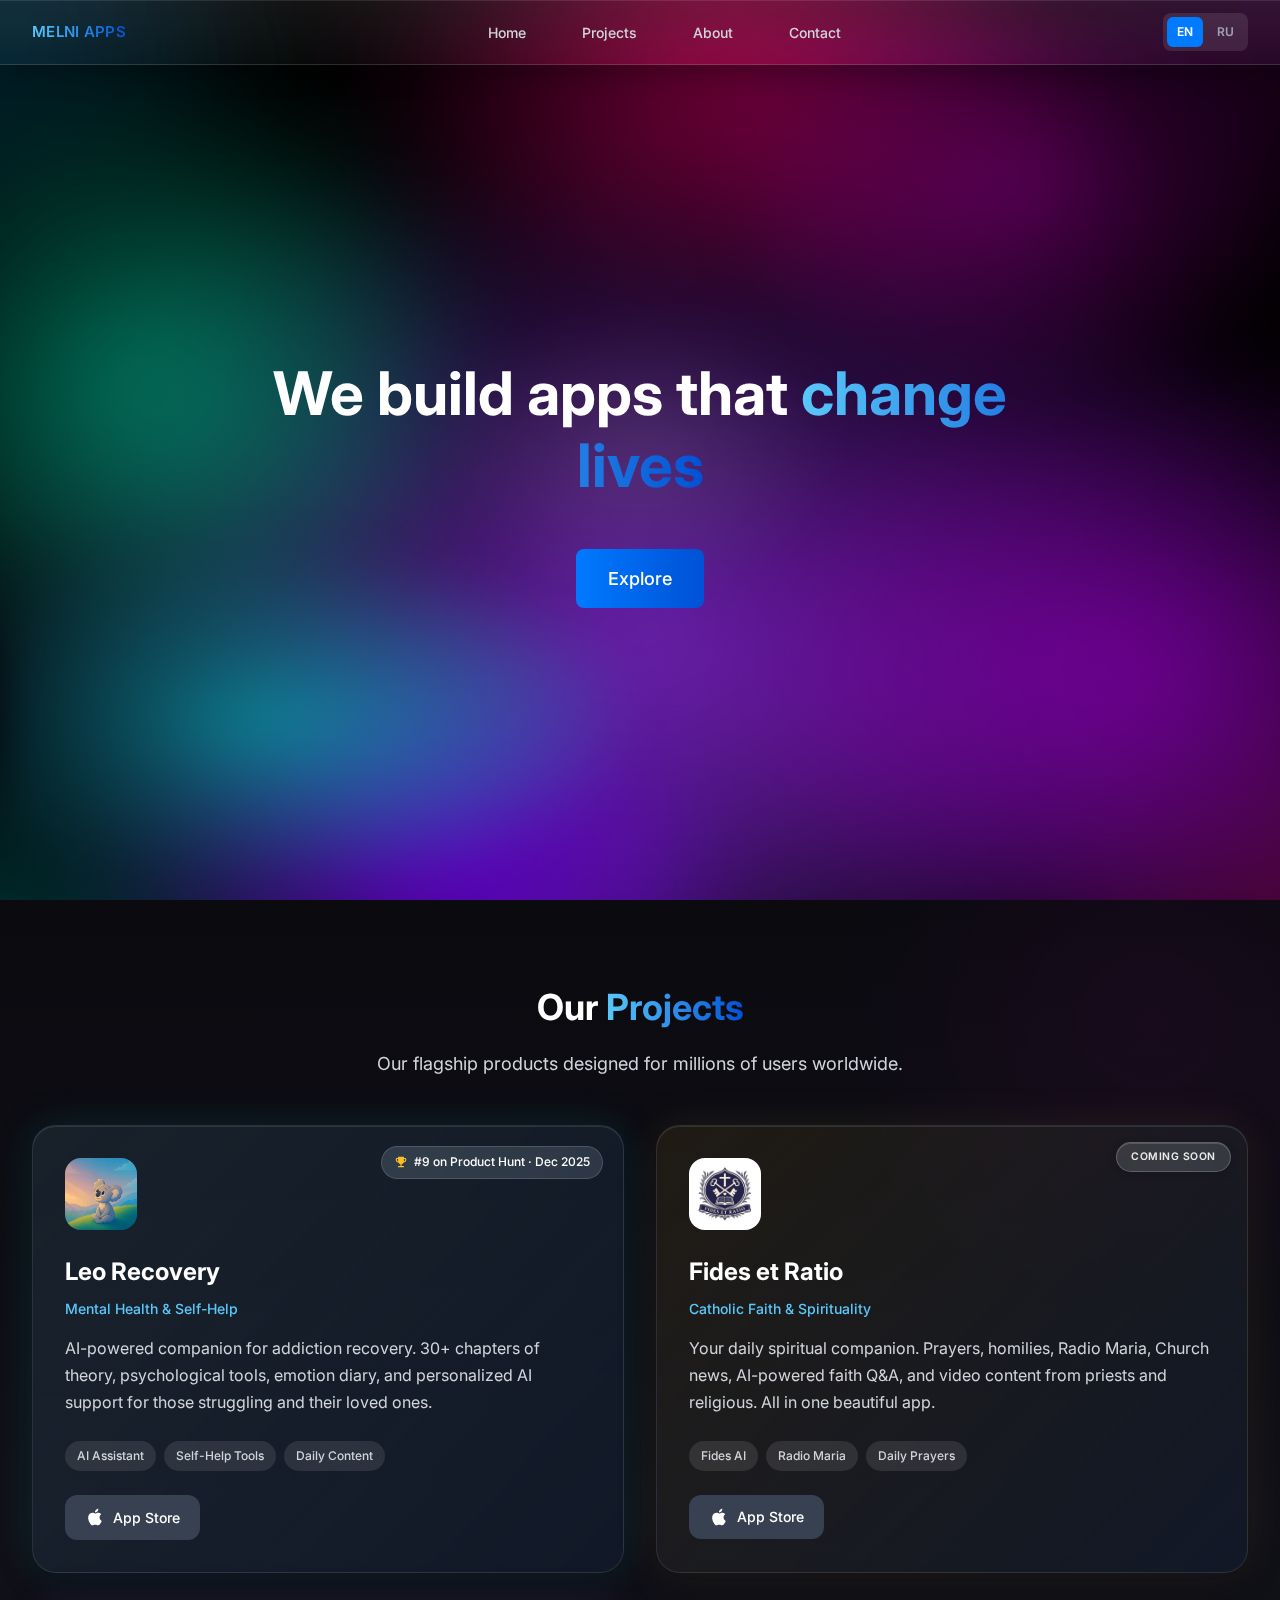
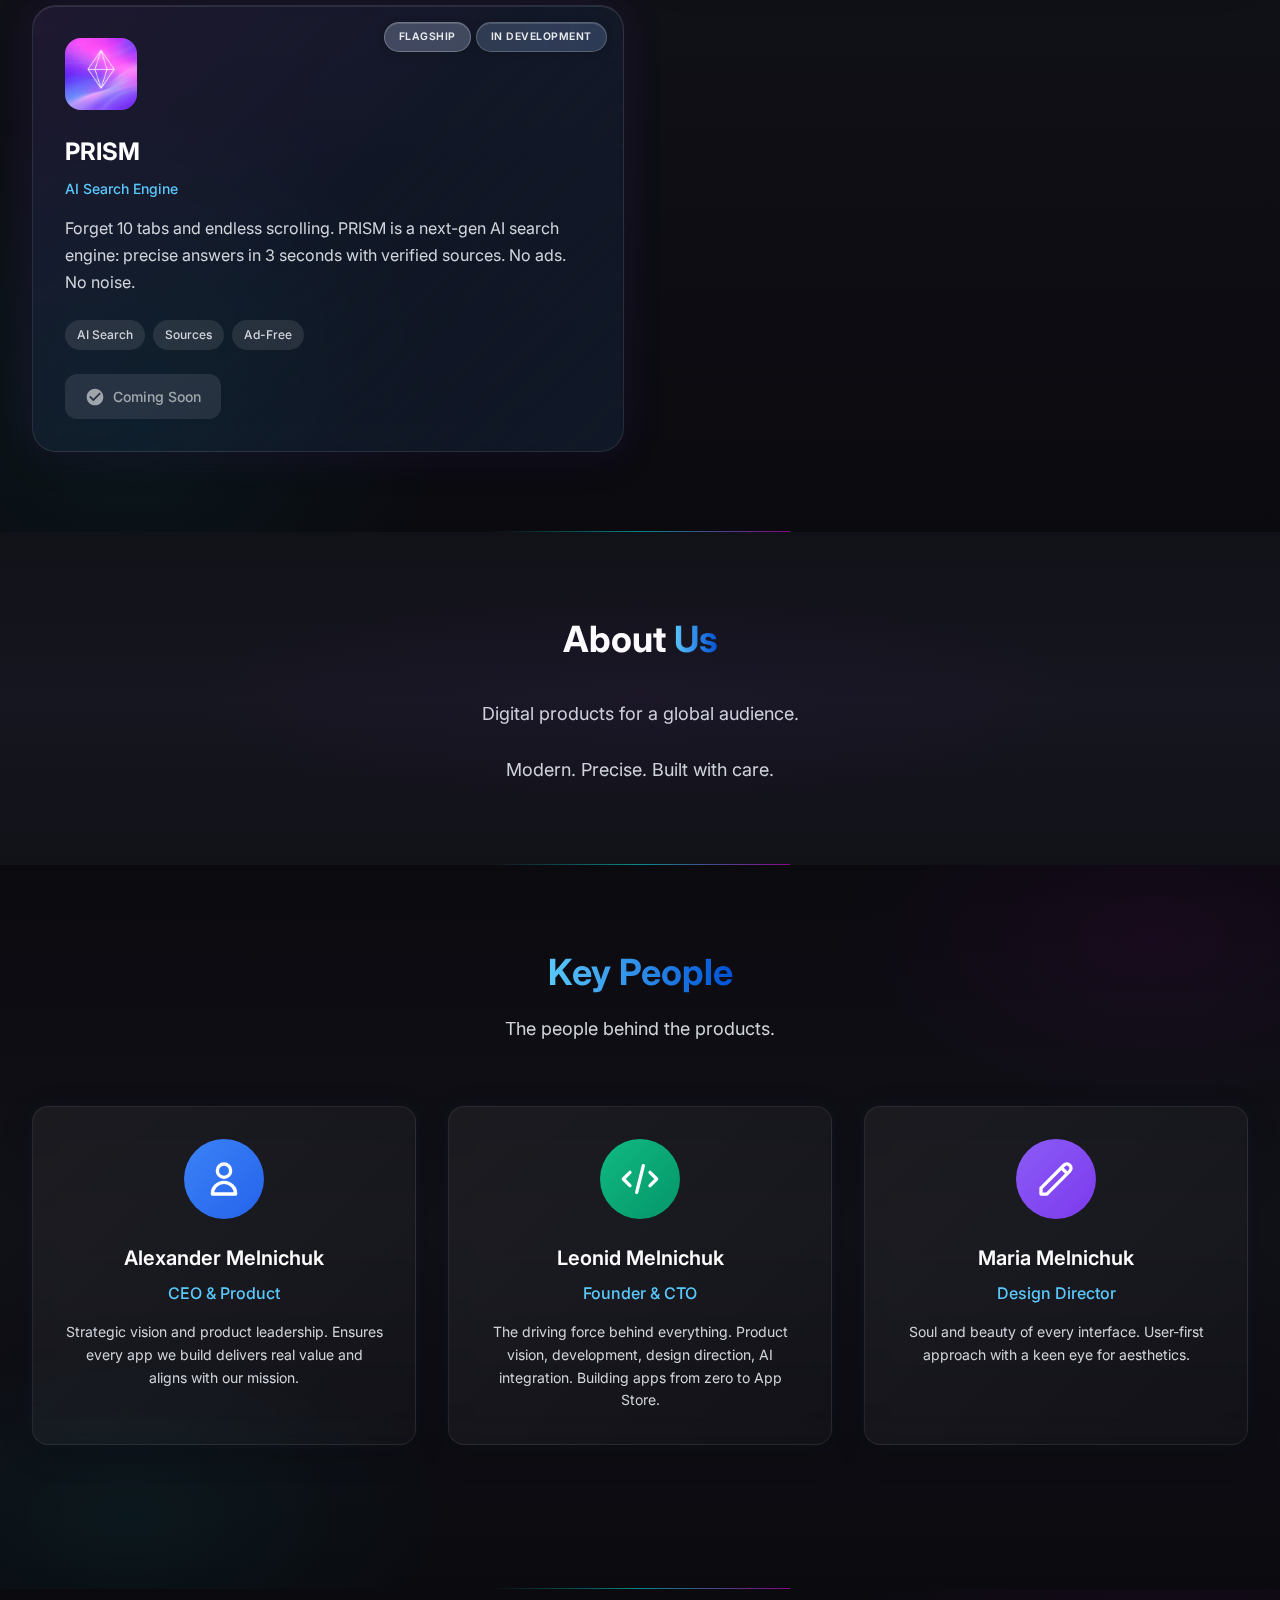
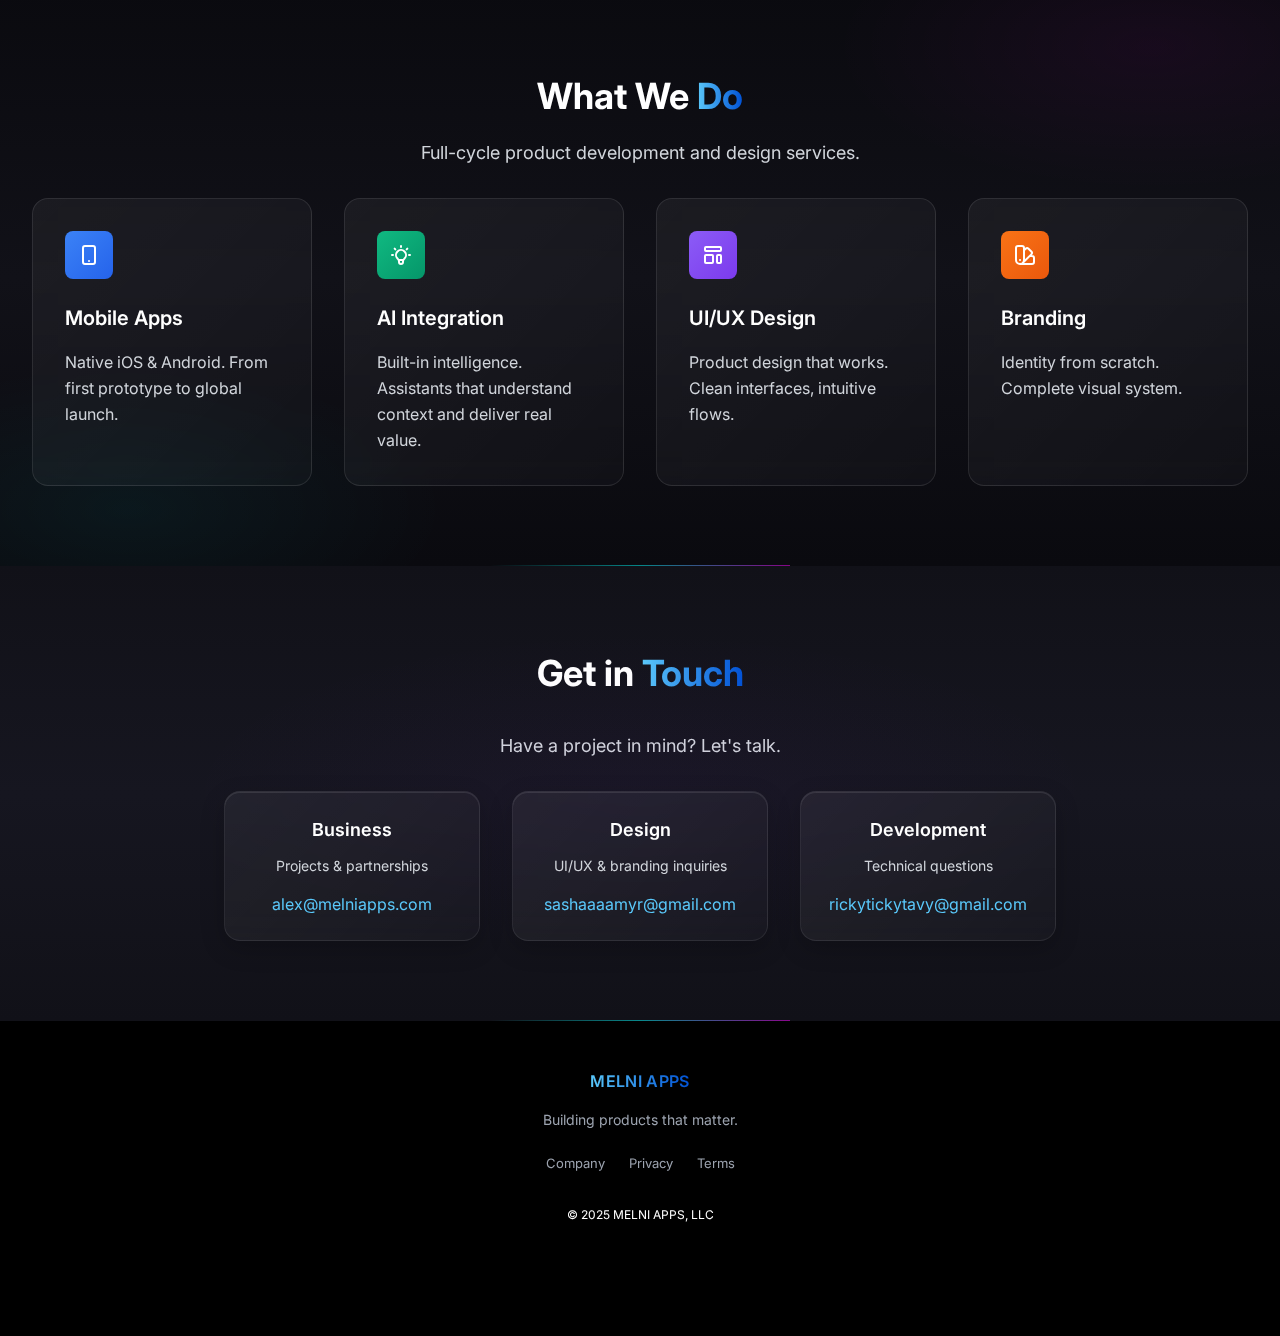
<file: index.html>
<!DOCTYPE html>
<html lang="en">
<head>
    <meta charset="UTF-8">
    <meta name="viewport" content="width=device-width, initial-scale=1.0">
    <title>MELNI APPS</title>
    <link rel="icon" type="image/jpeg" href="fav.jpg">
    
    <!-- Fonts - preload for faster loading -->
    <link rel="preconnect" href="https://fonts.googleapis.com">
    <link rel="preconnect" href="https://fonts.gstatic.com" crossorigin>
    <link rel="preload" href="https://fonts.googleapis.com/css2?family=Inter:wght@400;500;600;700&display=swap" as="style">
    <link href="https://fonts.googleapis.com/css2?family=Inter:wght@400;500;600;700&display=swap" rel="stylesheet">
    
    <!-- Styles -->
    <link rel="stylesheet" href="styles.css">
</head>
<body>
    
    <!-- Header -->
    <header class="header">
        <nav class="nav-container">
            <div class="nav-inner">
                <div class="logo">
                    <h1 class="gradient-text">MELNI APPS</h1>
                </div>
                <div class="nav-links">
                    <div class="nav-links-inner">
                        <a href="#home" class="nav-link">Home</a>
                        <a href="#projects" class="nav-link">Projects</a>
                        <a href="#about" class="nav-link">About</a>
                        <a href="#contact" class="nav-link">Contact</a>
                    </div>
                </div>
                <!-- Language Switcher -->
                <div class="lang-switcher">
                    <a href="index.html" class="lang-btn lang-btn--active">EN</a>
                    <a href="ru/index.html" class="lang-btn">RU</a>
                </div>
            </div>
        </nav>
    </header>

    <!-- Hero Section -->
    <section id="home" class="hero">
        <div class="hero-bg-layer"></div>
        <div class="hero-glow"></div>
        <div class="hero-container">
            <h2 class="hero-title">
                We build apps that <span class="gradient-text">change lives</span>
            </h2>
            <a href="#projects" class="hero-btn">
                Explore
            </a>
        </div>
    </section>

    <!-- Projects Section -->
    <section id="projects" class="section section--dark">
        <div class="container container--wide">
            <div class="text-center">
                <h3 class="section-title section-title--lg">Our <span class="gradient-text">Projects</span></h3>
                <p class="section-subtitle">
                    Our flagship products designed for millions of users worldwide.
                </p>
            </div>
            
            <div class="projects-grid">
                <!-- Leo Recovery -->
                <div class="project-card project-card--leo" onclick="window.open('https://leo-recovery.com', '_blank')" style="cursor: pointer;">
                    <div class="project-card-inner">
                        <div class="project-icon">
                            <img src="new_icon.jpg" alt="Leo Recovery" class="project-app-icon">
                        </div>
                        <h4 class="project-title">Leo Recovery</h4>
                        <p class="project-category">Mental Health & Self-Help</p>
                        <p class="project-desc">
                            AI-powered companion for addiction recovery. 30+ chapters of theory, psychological tools, emotion diary, and personalized AI support for those struggling and their loved ones.
                        </p>
                        <div class="project-features">
                            <span class="project-tag">AI Assistant</span>
                            <span class="project-tag">Self-Help Tools</span>
                            <span class="project-tag">Daily Content</span>
                        </div>
                        <a href="https://apps.apple.com/app/leo-recovery/id6752736987" target="_blank" class="project-link" onclick="event.stopPropagation()">
                            <svg class="project-link-icon" viewBox="0 0 24 24" fill="currentColor">
                                <path d="M18.71 19.5c-.83 1.24-1.71 2.45-3.05 2.47-1.34.03-1.77-.79-3.29-.79-1.53 0-2 .77-3.27.82-1.31.05-2.3-1.32-3.14-2.53C4.25 17 2.94 12.45 4.7 9.39c.87-1.52 2.43-2.48 4.12-2.51 1.28-.02 2.5.87 3.29.87.78 0 2.26-1.07 3.81-.91.65.03 2.47.26 3.64 1.98-.09.06-2.17 1.28-2.15 3.81.03 3.02 2.65 4.03 2.68 4.04-.03.07-.42 1.44-1.38 2.83M13 3.5c.73-.83 1.94-1.46 2.94-1.5.13 1.17-.34 2.35-1.04 3.19-.69.85-1.83 1.51-2.95 1.42-.15-1.15.41-2.35 1.05-3.11z"/>
                            </svg>
                            App Store
                        </a>
                        <a href="https://www.producthunt.com/products/leo-recovery" target="_blank" class="product-hunt-link" onclick="event.stopPropagation()">
                            <svg class="product-hunt-icon" viewBox="0 0 24 24" fill="currentColor" width="14" height="14">
                                <path d="M19 5h-2V3H7v2H5c-1.1 0-2 .9-2 2v1c0 2.55 1.92 4.63 4.39 4.94.63 1.5 1.98 2.63 3.61 2.96V19H7v2h10v-2h-4v-3.1c1.63-.33 2.98-1.46 3.61-2.96C19.08 12.63 21 10.55 21 8V7c0-1.1-.9-2-2-2zM5 8V7h2v3.82C5.84 10.4 5 9.3 5 8zm14 0c0 1.3-.84 2.4-2 2.82V7h2v1z"/>
                            </svg>
                            #9 on Product Hunt · Dec 2025
                        </a>
                    </div>
                </div>

                <!-- Fides et Ratio -->
                <div class="project-card project-card--fides" onclick="showComingSoonAlert(event)" style="cursor: pointer;">
                    <div class="project-card-inner">
                        <span class="project-badge project-badge--blue">Coming Soon</span>
                        <div class="project-icon">
                            <img src="newLogos.webp" alt="Fides et Ratio" class="project-app-icon">
                        </div>
                        <h4 class="project-title">Fides et Ratio</h4>
                        <p class="project-category">Catholic Faith & Spirituality</p>
                        <p class="project-desc">
                            Your daily spiritual companion. Prayers, homilies, Radio Maria, Church news, AI-powered faith Q&A, and video content from priests and religious. All in one beautiful app.
                        </p>
                        <div class="project-features">
                            <span class="project-tag">Fides AI</span>
                            <span class="project-tag">Radio Maria</span>
                            <span class="project-tag">Daily Prayers</span>
                        </div>
                        <button type="button" class="project-link" onclick="showComingSoonAlert(event)">
                            <svg class="project-link-icon" viewBox="0 0 24 24" fill="currentColor">
                                <path d="M18.71 19.5c-.83 1.24-1.71 2.45-3.05 2.47-1.34.03-1.77-.79-3.29-.79-1.53 0-2 .77-3.27.82-1.31.05-2.3-1.32-3.14-2.53C4.25 17 2.94 12.45 4.7 9.39c.87-1.52 2.43-2.48 4.12-2.51 1.28-.02 2.5.87 3.29.87.78 0 2.26-1.07 3.81-.91.65.03 2.47.26 3.64 1.98-.09.06-2.17 1.28-2.15 3.81.03 3.02 2.65 4.03 2.68 4.04-.03.07-.42 1.44-1.38 2.83M13 3.5c.73-.83 1.94-1.46 2.94-1.5.13 1.17-.34 2.35-1.04 3.19-.69.85-1.83 1.51-2.95 1.42-.15-1.15.41-2.35 1.05-3.11z"/>
                            </svg>
                            App Store
                        </button>
                    </div>
                </div>

                <!-- PRISM -->
                <div class="project-card project-card--prism" style="cursor: default;">
                    <div class="project-card-inner">
                        <span class="project-badge">In Development</span>
                        <span class="project-badge project-badge--flagship">Flagship</span>
                        <div class="project-icon">
                            <img src="prism.jpeg" alt="PRISM" class="project-app-icon">
                        </div>
                        <h4 class="project-title">PRISM</h4>
                        <p class="project-category">AI Search Engine</p>
                        <p class="project-desc">
                            Forget 10 tabs and endless scrolling. PRISM is a next-gen AI search engine: precise answers in 3 seconds with verified sources. No ads. No noise.
                        </p>
                        <div class="project-features">
                            <span class="project-tag">AI Search</span>
                            <span class="project-tag">Sources</span>
                            <span class="project-tag">Ad-Free</span>
                        </div>
                        <span class="project-link project-link--disabled">
                            <svg class="project-link-icon" viewBox="0 0 24 24" fill="currentColor">
                                <path d="M12 2C6.48 2 2 6.48 2 12s4.48 10 10 10 10-4.48 10-10S17.52 2 12 2zm-2 15l-5-5 1.41-1.41L10 14.17l7.59-7.59L19 8l-9 9z"/>
                            </svg>
                            Coming Soon
                        </span>
                    </div>
                </div>
            </div>
        </div>
    </section>

    <!-- About Section -->
    <section id="about" class="section section--medium">
        <div class="container text-center">
            <h3 class="section-title">About <span class="gradient-text">Us</span></h3>
            <p class="about-text">
                Digital products for a global audience.
            </p>
            <p class="about-text">
                Modern. Precise. Built with care.
            </p>
        </div>
    </section>

    <!-- Team Section -->
    <section class="section section--dark">
        <div class="container container--wide">
            <div class="team-intro">
                <h3 class="section-title section-title--lg"><span class="gradient-text">Key People</span></h3>
                <p class="team-intro-text">
                    The people behind the products.
                </p>
            </div>
            
            <div class="team-grid">
                    <!-- Alexander Melnichuk -->
                <div class="team-card">
                    <div class="team-avatar team-avatar--blue">
                        <svg fill="none" stroke="currentColor" viewBox="0 0 24 24">
                                <path stroke-linecap="round" stroke-linejoin="round" stroke-width="2" d="M16 7a4 4 0 11-8 0 4 4 0 018 0zM12 14a7 7 0 00-7 7h14a7 7 0 00-7-7z"></path>
                            </svg>
                        </div>
                    <h5 class="team-name">Alexander Melnichuk</h5>
                    <p class="team-role">CEO & Product</p>
                    <p class="team-bio">
                        Strategic vision and product leadership. Ensures every app we build delivers real value and aligns with our mission.
                        </p>
                    </div>

                    <!-- Leonid Melnichuk -->
                <div class="team-card team-card--founder">
                    <div class="team-avatar team-avatar--green">
                        <svg fill="none" stroke="currentColor" viewBox="0 0 24 24">
                                <path stroke-linecap="round" stroke-linejoin="round" stroke-width="2" d="M10 20l4-16m4 4l4 4-4 4M6 16l-4-4 4-4"></path>
                            </svg>
                        </div>
                    <h5 class="team-name">Leonid Melnichuk</h5>
                    <p class="team-role">Founder & CTO</p>
                    <p class="team-bio">
                        The driving force behind everything. Product vision, development, design direction, AI integration. Building apps from zero to App Store.
                        </p>
                    </div>

                    <!-- Maria Melnichuk -->
                <div class="team-card">
                    <div class="team-avatar team-avatar--purple">
                        <svg fill="none" stroke="currentColor" viewBox="0 0 24 24">
                            <path stroke-linecap="round" stroke-linejoin="round" stroke-width="2" d="M15.232 5.232l3.536 3.536m-2.036-5.036a2.5 2.5 0 113.536 3.536L6.5 21.036H3v-3.572L16.732 3.732z"></path>
                            </svg>
                    </div>
                    <h5 class="team-name">Maria Melnichuk</h5>
                    <p class="team-role">Design Director</p>
                    <p class="team-bio">
                        Soul and beauty of every interface. User-first approach with a keen eye for aesthetics.
                    </p>
                </div>
            </div>
        </div>
    </section>

    <!-- Services Section -->
    <section class="section section--dark">
        <div class="container container--wide">
            <div class="text-center">
                <h3 class="section-title section-title--lg">What We <span class="gradient-text">Do</span></h3>
                <p class="section-subtitle">
                    Full-cycle product development and design services.
                </p>
            </div>
            
            <div class="services-grid">
                <!-- Mobile Apps Card -->
                <div class="service-card">
                    <div class="service-icon service-icon--blue">
                        <svg fill="none" stroke="currentColor" viewBox="0 0 24 24">
                            <path stroke-linecap="round" stroke-linejoin="round" stroke-width="2" d="M12 18h.01M8 21h8a2 2 0 002-2V5a2 2 0 00-2-2H8a2 2 0 00-2 2v14a2 2 0 002 2z"></path>
                        </svg>
                    </div>
                    <h4 class="service-title">Mobile Apps</h4>
                    <p class="service-desc">
                        Native iOS & Android. From first prototype to global launch.
                    </p>
                </div>

                <!-- AI Integration Card -->
                <div class="service-card">
                    <div class="service-icon service-icon--green">
                        <svg fill="none" stroke="currentColor" viewBox="0 0 24 24">
                            <path stroke-linecap="round" stroke-linejoin="round" stroke-width="2" d="M9.663 17h4.673M12 3v1m6.364 1.636l-.707.707M21 12h-1M4 12H3m3.343-5.657l-.707-.707m2.828 9.9a5 5 0 117.072 0l-.548.547A3.374 3.374 0 0014 18.469V19a2 2 0 11-4 0v-.531c0-.895-.356-1.754-.988-2.386l-.548-.547z"></path>
                        </svg>
                    </div>
                    <h4 class="service-title">AI Integration</h4>
                    <p class="service-desc">
                        Built-in intelligence. Assistants that understand context and deliver real value.
                    </p>
                </div>

                <!-- UI/UX Design Card -->
                <div class="service-card">
                    <div class="service-icon service-icon--purple">
                        <svg fill="none" stroke="currentColor" viewBox="0 0 24 24">
                            <path stroke-linecap="round" stroke-linejoin="round" stroke-width="2" d="M4 5a1 1 0 011-1h14a1 1 0 011 1v2a1 1 0 01-1 1H5a1 1 0 01-1-1V5zM4 13a1 1 0 011-1h6a1 1 0 011 1v6a1 1 0 01-1 1H5a1 1 0 01-1-1v-6zM16 13a1 1 0 011-1h2a1 1 0 011 1v6a1 1 0 01-1 1h-2a1 1 0 01-1-1v-6z"></path>
                        </svg>
                    </div>
                    <h4 class="service-title">UI/UX Design</h4>
                    <p class="service-desc">
                        Product design that works. Clean interfaces, intuitive flows.
                    </p>
                </div>

                <!-- Branding Card -->
                <div class="service-card">
                    <div class="service-icon service-icon--orange">
                        <svg fill="none" stroke="currentColor" viewBox="0 0 24 24">
                            <path stroke-linecap="round" stroke-linejoin="round" stroke-width="2" d="M7 21a4 4 0 01-4-4V5a2 2 0 012-2h4a2 2 0 012 2v12a4 4 0 01-4 4zm0 0h12a2 2 0 002-2v-4a2 2 0 00-2-2h-2.343M11 7.343l1.657-1.657a2 2 0 012.828 0l2.829 2.829a2 2 0 010 2.828l-8.486 8.485M7 17h.01"></path>
                        </svg>
                    </div>
                    <h4 class="service-title">Branding</h4>
                    <p class="service-desc">
                        Identity from scratch. Complete visual system.
                    </p>
                </div>
            </div>
        </div>
    </section>

    <!-- Contact Section -->
    <section id="contact" class="section section--medium">
        <div class="container text-center">
            <h3 class="section-title">Get in <span class="gradient-text">Touch</span></h3>
            <p class="section-subtitle">
                Have a project in mind? Let's talk.
            </p>
            
            <div class="contact-grid">
                <!-- Business -->
                <div class="contact-card">
                    <h4 class="contact-card-title">Business</h4>
                    <p class="contact-card-desc">Projects & partnerships</p>
                    <a href="mailto:alex@melniapps.com" class="contact-link">
                        alex@melniapps.com
                    </a>
                </div>
                
                <!-- Design -->
                <div class="contact-card">
                    <h4 class="contact-card-title">Design</h4>
                    <p class="contact-card-desc">UI/UX & branding inquiries</p>
                    <a href="mailto:sashaaaamyr@gmail.com" class="contact-link">
                        sashaaaamyr@gmail.com
                    </a>
                </div>
                
                <!-- Development -->
                <div class="contact-card">
                    <h4 class="contact-card-title">Development</h4>
                    <p class="contact-card-desc">Technical questions</p>
                    <a href="mailto:rickytickytavy@gmail.com" class="contact-link">
                        rickytickytavy@gmail.com
                    </a>
                </div>
            </div>
        </div>
    </section>

    <!-- Footer -->
    <footer class="footer footer--minimal">
        <div class="container">
            <div class="footer-minimal">
                <div class="footer-brand">
                    <span class="gradient-text">MELNI APPS</span>
                </div>
                <p class="footer-tagline">Building products that matter.</p>
                <div class="footer-links-minimal">
                    <a href="company.html" class="footer-link">Company</a>
                    <a href="privacy.html" class="footer-link">Privacy</a>
                    <a href="terms.html" class="footer-link">Terms</a>
                </div>
                <p class="footer-copyright-minimal">© 2025 MELNI APPS, LLC</p>
            </div>
        </div>
    </footer>

    <!-- iOS 26 Liquid Glass Tabbar -->
    <nav class="tabbar" id="tabbar">
        <a href="#home" class="tabbar-item">
            <svg class="tabbar-icon" fill="none" stroke="currentColor" viewBox="0 0 24 24">
                <path stroke-linecap="round" stroke-linejoin="round" stroke-width="1.5" d="M3 12l2-2m0 0l7-7 7 7M5 10v10a1 1 0 001 1h3m10-11l2 2m-2-2v10a1 1 0 01-1 1h-3m-6 0a1 1 0 001-1v-4a1 1 0 011-1h2a1 1 0 011 1v4a1 1 0 001 1m-6 0h6"></path>
            </svg>
            <span class="tabbar-label">Home</span>
        </a>
        <a href="#projects" class="tabbar-item">
            <svg class="tabbar-icon" fill="none" stroke="currentColor" viewBox="0 0 24 24">
                <path stroke-linecap="round" stroke-linejoin="round" stroke-width="1.5" d="M19 11H5m14 0a2 2 0 012 2v6a2 2 0 01-2 2H5a2 2 0 01-2-2v-6a2 2 0 012-2m14 0V9a2 2 0 00-2-2M5 11V9a2 2 0 012-2m0 0V5a2 2 0 012-2h6a2 2 0 012 2v2M7 7h10"></path>
            </svg>
            <span class="tabbar-label">Projects</span>
        </a>
        <a href="#about" class="tabbar-item">
            <svg class="tabbar-icon" fill="none" stroke="currentColor" viewBox="0 0 24 24">
                <path stroke-linecap="round" stroke-linejoin="round" stroke-width="1.5" d="M13 16h-1v-4h-1m1-4h.01M21 12a9 9 0 11-18 0 9 9 0 0118 0z"></path>
            </svg>
            <span class="tabbar-label">About</span>
        </a>
        <a href="#contact" class="tabbar-item">
            <svg class="tabbar-icon" fill="none" stroke="currentColor" viewBox="0 0 24 24">
                <path stroke-linecap="round" stroke-linejoin="round" stroke-width="1.5" d="M3 8l7.89 5.26a2 2 0 002.22 0L21 8M5 19h14a2 2 0 002-2V7a2 2 0 00-2-2H5a2 2 0 00-2 2v10a2 2 0 002 2z"></path>
            </svg>
            <span class="tabbar-label">Contact</span>
        </a>
    </nav>

    <!-- Scripts -->
    <script>
        // Smooth scrolling for navigation links
        document.querySelectorAll('a[href^="#"]').forEach(function(anchor) {
            anchor.addEventListener('click', function(e) {
                e.preventDefault();
                var targetId = this.getAttribute('href');
                var target = document.querySelector(targetId);
                if (target) {
                    target.scrollIntoView({
                        behavior: 'smooth',
                        block: 'start'
                    });
                }
            });
        });

        // Tabbar visibility on scroll - simplified
        var tabbar = document.getElementById('tabbar');
        var isVisible = false;
        
        window.addEventListener('scroll', function() {
            var shouldShow = window.pageYOffset > 100;
            if (shouldShow !== isVisible) {
                isVisible = shouldShow;
                tabbar.classList.toggle('visible', shouldShow);
            }
        }, { passive: true });
        
        // Show coming soon alert for Fides et Ratio (English version)
        function showComingSoonAlert(e) {
            if (e) e.stopPropagation();
            // Prevent multiple alerts
            if (document.querySelector('.alert-overlay')) return;
            
            var overlay = document.createElement('div');
            overlay.className = 'alert-overlay';
            overlay.innerHTML = '<div class="alert-modal">' +
                '<div class="alert-icon">🌍</div>' +
                '<h3 class="alert-title">English Version Coming Soon</h3>' +
                '<p class="alert-text">Fides et Ratio is currently available in Russian. The English version is in development and will be available soon!</p>' +
                '<button class="alert-btn" onclick="closeAlert()">Got it</button>' +
                '</div>';
            document.body.appendChild(overlay);
            setTimeout(function() { overlay.classList.add('visible'); }, 10);
        }
        
        function closeAlert() {
            var overlay = document.querySelector('.alert-overlay');
            if (overlay) {
                overlay.classList.remove('visible');
                setTimeout(function() { overlay.remove(); }, 300);
            }
        }
        
        // Garland animation for services section
        var servicesGrid = document.querySelector('.services-grid');
        if (servicesGrid && 'IntersectionObserver' in window) {
            var garlandObserver = new IntersectionObserver(function(entries) {
                entries.forEach(function(entry) {
                    if (entry.isIntersecting) {
                        entry.target.classList.add('animate');
                        garlandObserver.unobserve(entry.target); // Run only once
                    }
                });
            }, { threshold: 0.3 });
            
            garlandObserver.observe(servicesGrid);
        }
    </script>
</body>
</html>
</file>
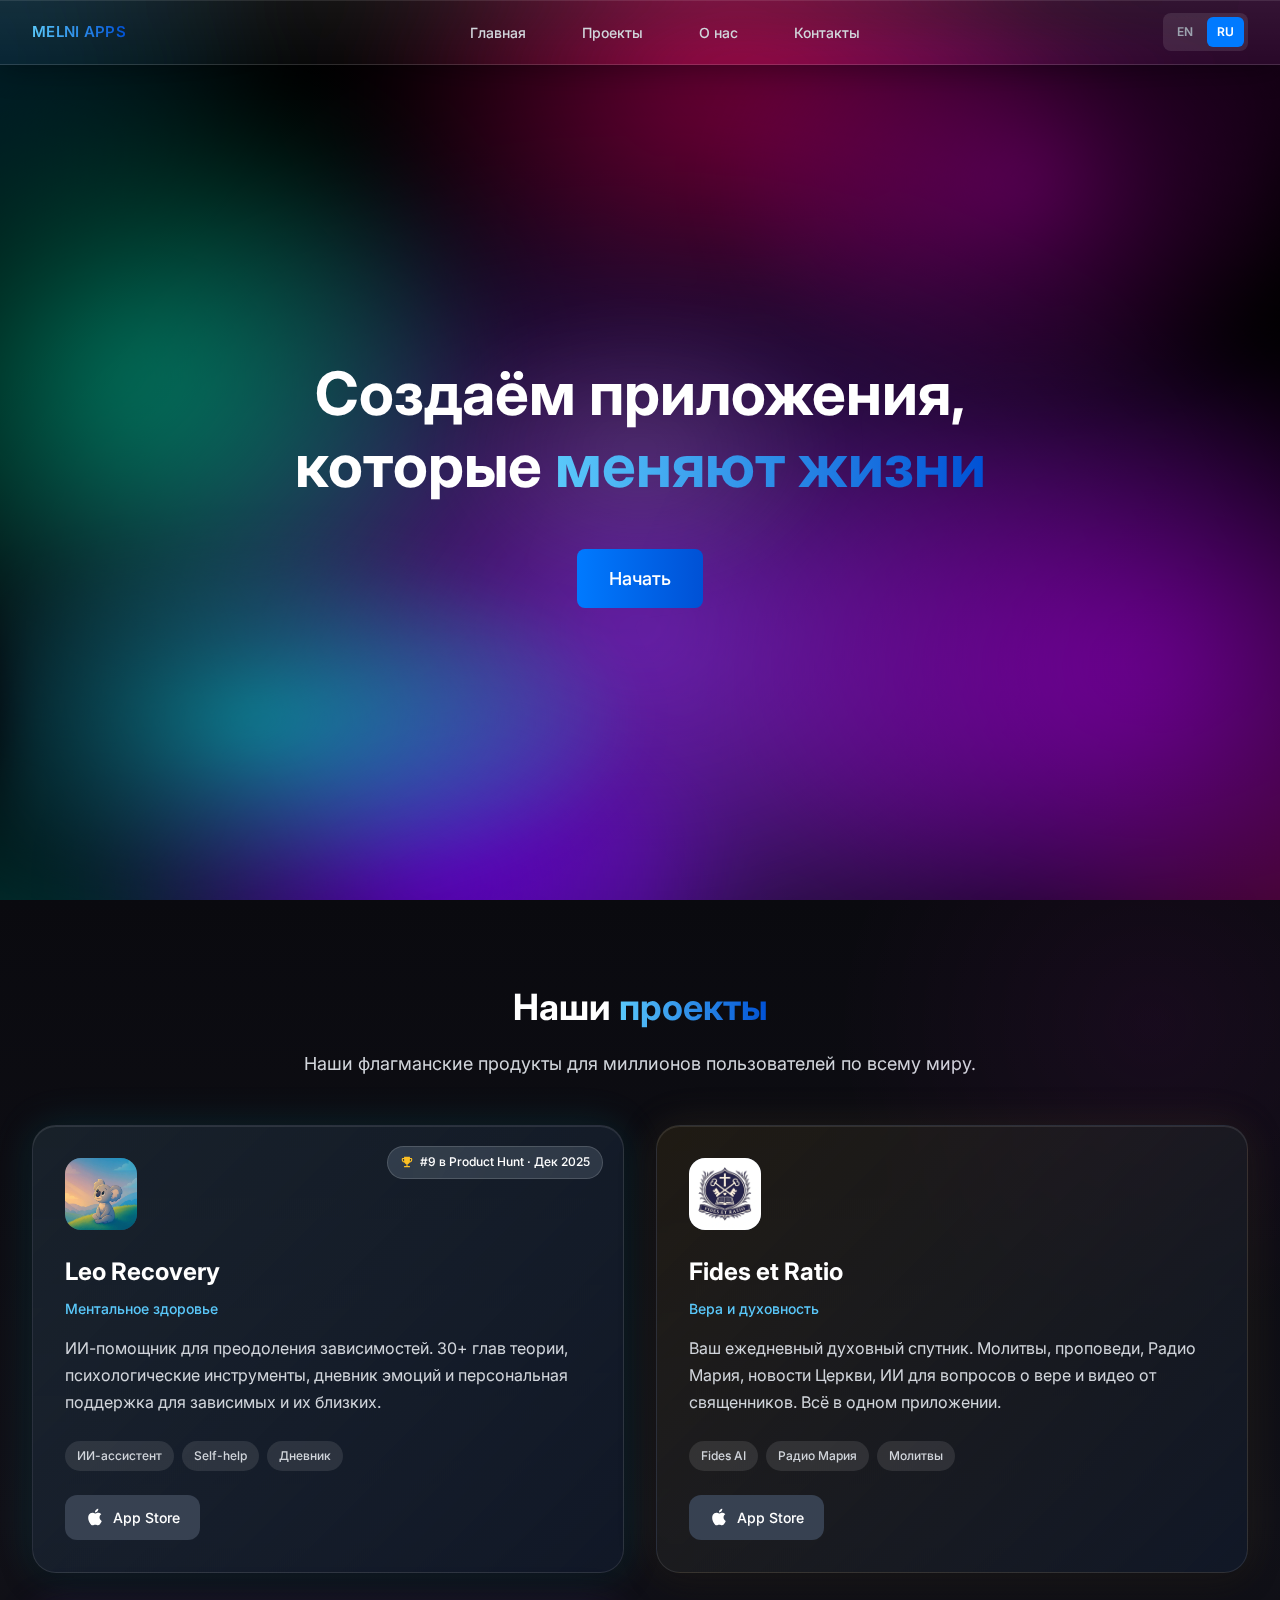
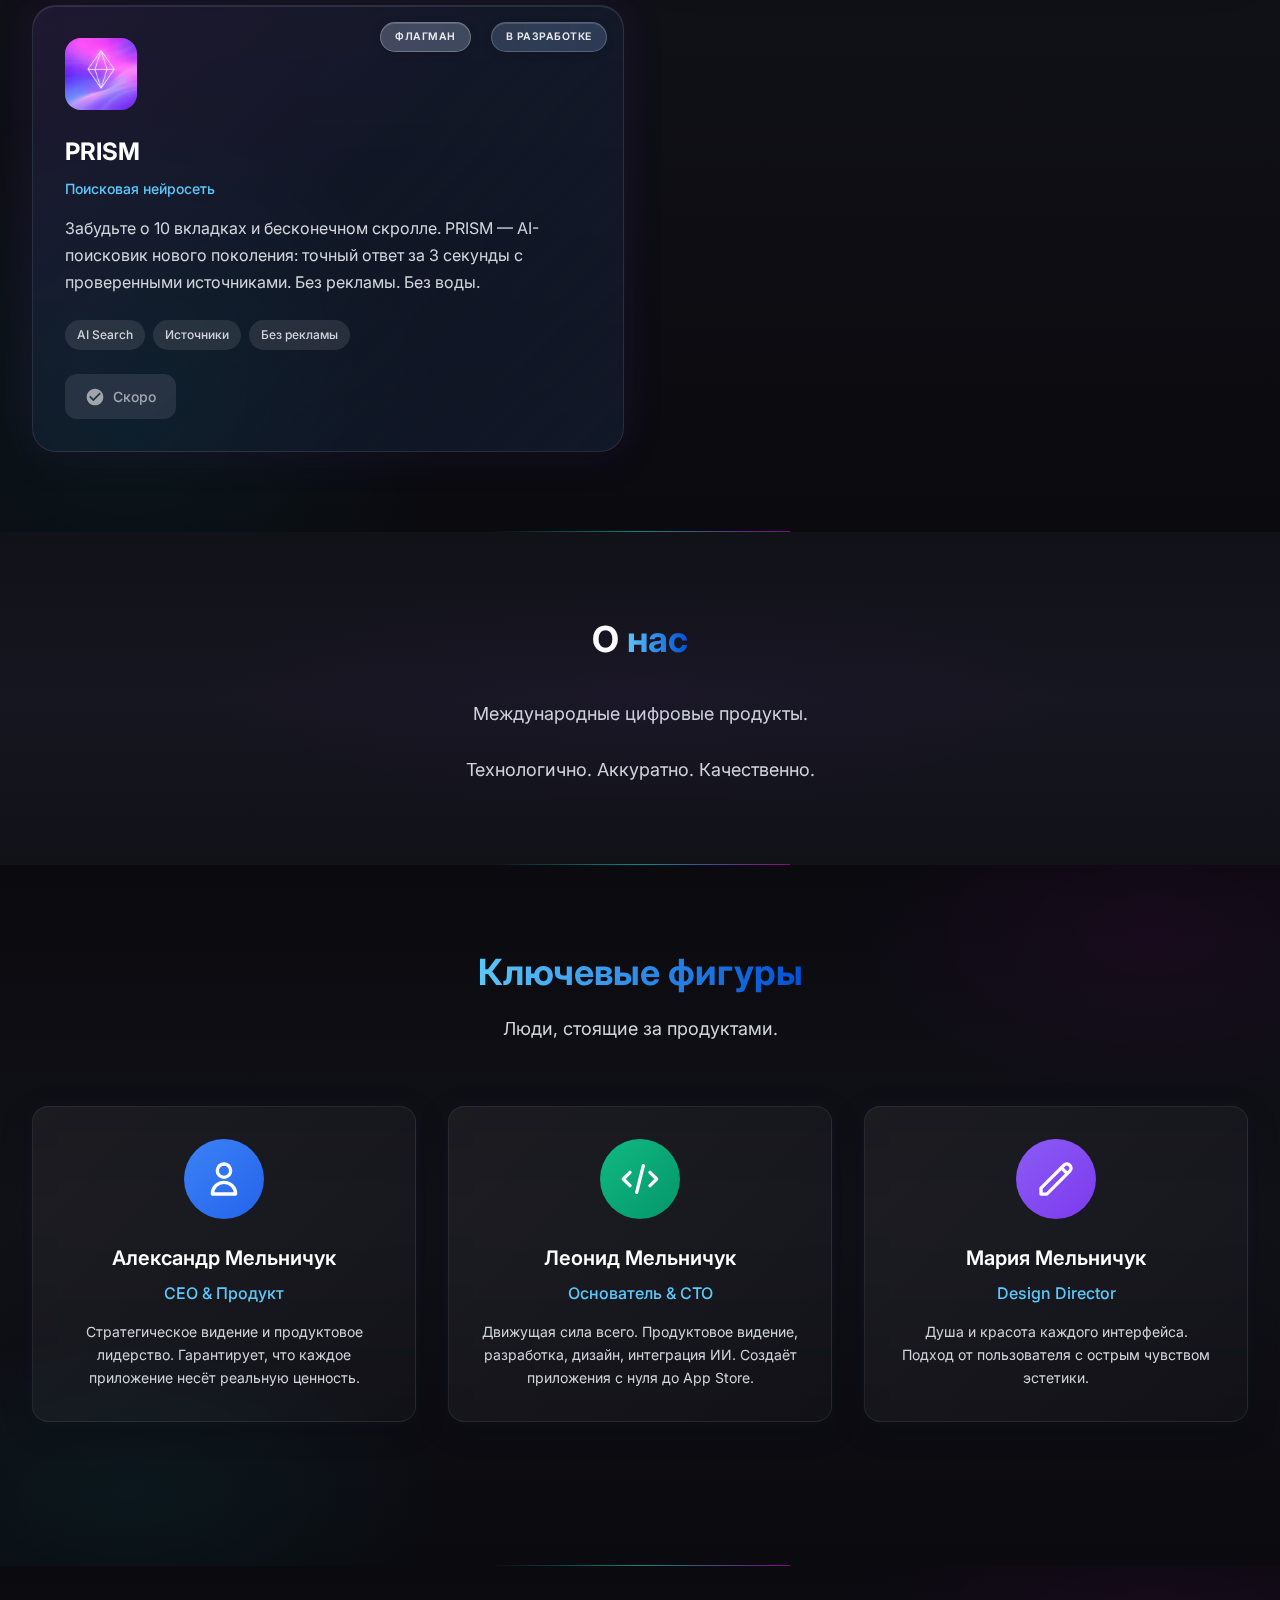
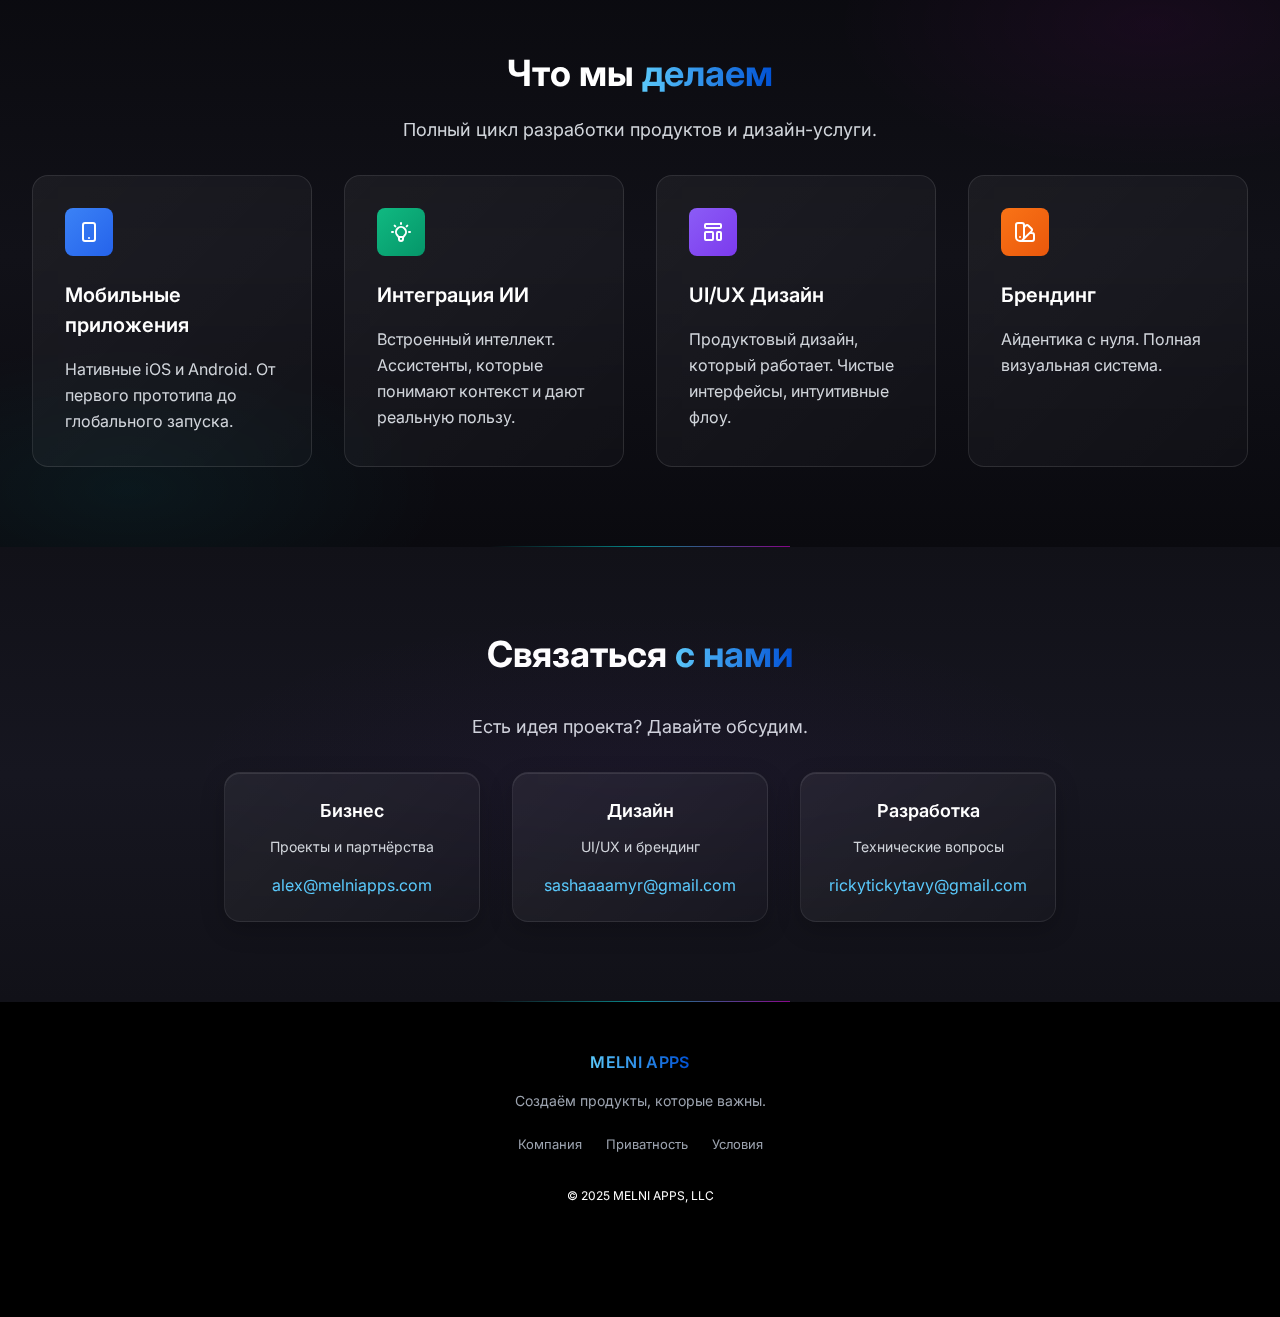
<file: ru/index.html>
<!DOCTYPE html>
<html lang="ru">
<head>
    <meta charset="UTF-8">
    <meta name="viewport" content="width=device-width, initial-scale=1.0">
    <title>MELNI APPS</title>
    <link rel="icon" type="image/jpeg" href="../fav.jpg">
    
    <!-- Fonts - preload for faster loading -->
    <link rel="preconnect" href="https://fonts.googleapis.com">
    <link rel="preconnect" href="https://fonts.gstatic.com" crossorigin>
    <link rel="preload" href="https://fonts.googleapis.com/css2?family=Inter:wght@400;500;600;700&display=swap" as="style">
    <link href="https://fonts.googleapis.com/css2?family=Inter:wght@400;500;600;700&display=swap" rel="stylesheet">
    
    <!-- Styles -->
    <link rel="stylesheet" href="../styles.css">
</head>
<body>
    
    <!-- Header -->
    <header class="header">
        <nav class="nav-container">
            <div class="nav-inner">
                <div class="logo">
                    <h1 class="gradient-text">MELNI APPS</h1>
                </div>
                <div class="nav-links">
                    <div class="nav-links-inner">
                        <a href="#home" class="nav-link">Главная</a>
                        <a href="#projects" class="nav-link">Проекты</a>
                        <a href="#about" class="nav-link">О нас</a>
                        <a href="#contact" class="nav-link">Контакты</a>
                    </div>
                </div>
                <!-- Language Switcher -->
                <div class="lang-switcher">
                    <a href="../index.html" class="lang-btn">EN</a>
                    <a href="index.html" class="lang-btn lang-btn--active">RU</a>
                </div>
            </div>
        </nav>
    </header>

    <!-- Hero Section -->
    <section id="home" class="hero">
        <div class="hero-bg-layer"></div>
        <div class="hero-glow"></div>
        <div class="hero-container">
            <h2 class="hero-title">
                Создаём приложения, которые <span class="gradient-text">меняют жизни</span>
            </h2>
            <a href="#projects" class="hero-btn">
                Начать
            </a>
        </div>
    </section>

    <!-- Projects Section -->
    <section id="projects" class="section section--dark">
        <div class="container container--wide">
            <div class="text-center">
                <h3 class="section-title section-title--lg">Наши <span class="gradient-text">проекты</span></h3>
                <p class="section-subtitle">
                    Наши флагманские продукты для миллионов пользователей по всему миру.
                </p>
            </div>
            
            <div class="projects-grid">
                <!-- Leo Recovery -->
                <div class="project-card project-card--leo" onclick="window.open('https://leo-recovery.com', '_blank')" style="cursor: pointer;">
                    <div class="project-card-inner">
                        <div class="project-icon">
                            <img src="../new_icon.jpg" alt="Leo Recovery" class="project-app-icon">
                        </div>
                        <h4 class="project-title">Leo Recovery</h4>
                        <p class="project-category">Ментальное здоровье</p>
                        <p class="project-desc">
                            ИИ-помощник для преодоления зависимостей. 30+ глав теории, психологические инструменты, дневник эмоций и персональная поддержка для зависимых и их близких.
                        </p>
                        <div class="project-features">
                            <span class="project-tag">ИИ-ассистент</span>
                            <span class="project-tag">Self-help</span>
                            <span class="project-tag">Дневник</span>
                        </div>
                        <a href="https://apps.apple.com/ru/app/leo-recovery/id6752736987" target="_blank" class="project-link" onclick="event.stopPropagation()">
                            <svg class="project-link-icon" viewBox="0 0 24 24" fill="currentColor">
                                <path d="M18.71 19.5c-.83 1.24-1.71 2.45-3.05 2.47-1.34.03-1.77-.79-3.29-.79-1.53 0-2 .77-3.27.82-1.31.05-2.3-1.32-3.14-2.53C4.25 17 2.94 12.45 4.7 9.39c.87-1.52 2.43-2.48 4.12-2.51 1.28-.02 2.5.87 3.29.87.78 0 2.26-1.07 3.81-.91.65.03 2.47.26 3.64 1.98-.09.06-2.17 1.28-2.15 3.81.03 3.02 2.65 4.03 2.68 4.04-.03.07-.42 1.44-1.38 2.83M13 3.5c.73-.83 1.94-1.46 2.94-1.5.13 1.17-.34 2.35-1.04 3.19-.69.85-1.83 1.51-2.95 1.42-.15-1.15.41-2.35 1.05-3.11z"/>
                            </svg>
                            App Store
                        </a>
                        <a href="https://www.producthunt.com/products/leo-recovery" target="_blank" class="product-hunt-link" onclick="event.stopPropagation()">
                            <svg class="product-hunt-icon" viewBox="0 0 24 24" fill="currentColor" width="14" height="14">
                                <path d="M19 5h-2V3H7v2H5c-1.1 0-2 .9-2 2v1c0 2.55 1.92 4.63 4.39 4.94.63 1.5 1.98 2.63 3.61 2.96V19H7v2h10v-2h-4v-3.1c1.63-.33 2.98-1.46 3.61-2.96C19.08 12.63 21 10.55 21 8V7c0-1.1-.9-2-2-2zM5 8V7h2v3.82C5.84 10.4 5 9.3 5 8zm14 0c0 1.3-.84 2.4-2 2.82V7h2v1z"/>
                            </svg>
                            #9 в Product Hunt · Дек 2025
                        </a>
                    </div>
                </div>

                <!-- Fides et Ratio -->
                <div class="project-card project-card--fides" onclick="window.open('https://apps.apple.com/ru/app/fides-et-ratio/id6754965341', '_blank')" style="cursor: pointer;">
                    <div class="project-card-inner">
                        <div class="project-icon">
                            <img src="../newLogos.webp" alt="Fides et Ratio" class="project-app-icon">
                        </div>
                        <h4 class="project-title">Fides et Ratio</h4>
                        <p class="project-category">Вера и духовность</p>
                        <p class="project-desc">
                            Ваш ежедневный духовный спутник. Молитвы, проповеди, Радио Мария, новости Церкви, ИИ для вопросов о вере и видео от священников. Всё в одном приложении.
                        </p>
                        <div class="project-features">
                            <span class="project-tag">Fides AI</span>
                            <span class="project-tag">Радио Мария</span>
                            <span class="project-tag">Молитвы</span>
                        </div>
                        <a href="https://apps.apple.com/ru/app/fides-et-ratio/id6754965341" target="_blank" class="project-link" onclick="event.stopPropagation()">
                            <svg class="project-link-icon" viewBox="0 0 24 24" fill="currentColor">
                                <path d="M18.71 19.5c-.83 1.24-1.71 2.45-3.05 2.47-1.34.03-1.77-.79-3.29-.79-1.53 0-2 .77-3.27.82-1.31.05-2.3-1.32-3.14-2.53C4.25 17 2.94 12.45 4.7 9.39c.87-1.52 2.43-2.48 4.12-2.51 1.28-.02 2.5.87 3.29.87.78 0 2.26-1.07 3.81-.91.65.03 2.47.26 3.64 1.98-.09.06-2.17 1.28-2.15 3.81.03 3.02 2.65 4.03 2.68 4.04-.03.07-.42 1.44-1.38 2.83M13 3.5c.73-.83 1.94-1.46 2.94-1.5.13 1.17-.34 2.35-1.04 3.19-.69.85-1.83 1.51-2.95 1.42-.15-1.15.41-2.35 1.05-3.11z"/>
                            </svg>
                            App Store
                        </a>
                    </div>
                </div>

                <!-- PRISM -->
                <div class="project-card project-card--prism" style="cursor: default;">
                    <div class="project-card-inner">
                        <span class="project-badge">В разработке</span>
                        <span class="project-badge project-badge--flagship">Флагман</span>
                        <div class="project-icon">
                            <img src="../prism.jpeg" alt="PRISM" class="project-app-icon">
                        </div>
                        <h4 class="project-title">PRISM</h4>
                        <p class="project-category">Поисковая нейросеть</p>
                        <p class="project-desc">
                            Забудьте о 10 вкладках и бесконечном скролле. PRISM — AI-поисковик нового поколения: точный ответ за 3 секунды с проверенными источниками. Без рекламы. Без воды.
                        </p>
                        <div class="project-features">
                            <span class="project-tag">AI Search</span>
                            <span class="project-tag">Источники</span>
                            <span class="project-tag">Без рекламы</span>
                        </div>
                        <span class="project-link project-link--disabled">
                            <svg class="project-link-icon" viewBox="0 0 24 24" fill="currentColor">
                                <path d="M12 2C6.48 2 2 6.48 2 12s4.48 10 10 10 10-4.48 10-10S17.52 2 12 2zm-2 15l-5-5 1.41-1.41L10 14.17l7.59-7.59L19 8l-9 9z"/>
                            </svg>
                            Скоро
                        </span>
                    </div>
                </div>
            </div>
        </div>
    </section>

    <!-- About Section -->
    <section id="about" class="section section--medium">
        <div class="container text-center">
            <h3 class="section-title">О <span class="gradient-text">нас</span></h3>
            <p class="about-text">
                Международные цифровые продукты.
            </p>
            <p class="about-text">
                Технологично. Аккуратно. Качественно.
            </p>
        </div>
    </section>

    <!-- Team Section -->
    <section class="section section--dark">
        <div class="container container--wide">
            <div class="team-intro">
                <h3 class="section-title section-title--lg"><span class="gradient-text">Ключевые фигуры</span></h3>
                <p class="team-intro-text">
                    Люди, стоящие за продуктами.
                </p>
            </div>
            
            <div class="team-grid">
                <!-- Alexander Melnichuk -->
                <div class="team-card">
                    <div class="team-avatar team-avatar--blue">
                        <svg fill="none" stroke="currentColor" viewBox="0 0 24 24">
                            <path stroke-linecap="round" stroke-linejoin="round" stroke-width="2" d="M16 7a4 4 0 11-8 0 4 4 0 018 0zM12 14a7 7 0 00-7 7h14a7 7 0 00-7-7z"></path>
                        </svg>
                    </div>
                    <h5 class="team-name">Александр Мельничук</h5>
                    <p class="team-role">CEO & Продукт</p>
                    <p class="team-bio">
                        Стратегическое видение и продуктовое лидерство. Гарантирует, что каждое приложение несёт реальную ценность.
                    </p>
                </div>

                <!-- Leonid Melnichuk -->
                <div class="team-card team-card--founder">
                    <div class="team-avatar team-avatar--green">
                        <svg fill="none" stroke="currentColor" viewBox="0 0 24 24">
                            <path stroke-linecap="round" stroke-linejoin="round" stroke-width="2" d="M10 20l4-16m4 4l4 4-4 4M6 16l-4-4 4-4"></path>
                        </svg>
                    </div>
                    <h5 class="team-name">Леонид Мельничук</h5>
                    <p class="team-role">Основатель & CTO</p>
                    <p class="team-bio">
                        Движущая сила всего. Продуктовое видение, разработка, дизайн, интеграция ИИ. Создаёт приложения с нуля до App Store.
                    </p>
                </div>

                <!-- Maria Melnichuk -->
                <div class="team-card">
                    <div class="team-avatar team-avatar--purple">
                        <svg fill="none" stroke="currentColor" viewBox="0 0 24 24">
                            <path stroke-linecap="round" stroke-linejoin="round" stroke-width="2" d="M15.232 5.232l3.536 3.536m-2.036-5.036a2.5 2.5 0 113.536 3.536L6.5 21.036H3v-3.572L16.732 3.732z"></path>
                        </svg>
                    </div>
                    <h5 class="team-name">Мария Мельничук</h5>
                    <p class="team-role">Design Director</p>
                    <p class="team-bio">
                        Душа и красота каждого интерфейса. Подход от пользователя с острым чувством эстетики.
                    </p>
                </div>
            </div>
        </div>
    </section>

    <!-- Services Section -->
    <section class="section section--dark">
        <div class="container container--wide">
            <div class="text-center">
                <h3 class="section-title section-title--lg">Что мы <span class="gradient-text">делаем</span></h3>
                <p class="section-subtitle">
                    Полный цикл разработки продуктов и дизайн-услуги.
                </p>
            </div>
            
            <div class="services-grid">
                <!-- Mobile Apps Card -->
                <div class="service-card">
                    <div class="service-icon service-icon--blue">
                        <svg fill="none" stroke="currentColor" viewBox="0 0 24 24">
                            <path stroke-linecap="round" stroke-linejoin="round" stroke-width="2" d="M12 18h.01M8 21h8a2 2 0 002-2V5a2 2 0 00-2-2H8a2 2 0 00-2 2v14a2 2 0 002 2z"></path>
                        </svg>
                    </div>
                    <h4 class="service-title">Мобильные приложения</h4>
                    <p class="service-desc">
                        Нативные iOS и Android. От первого прототипа до глобального запуска.
                    </p>
                </div>

                <!-- AI Integration Card -->
                <div class="service-card">
                    <div class="service-icon service-icon--green">
                        <svg fill="none" stroke="currentColor" viewBox="0 0 24 24">
                            <path stroke-linecap="round" stroke-linejoin="round" stroke-width="2" d="M9.663 17h4.673M12 3v1m6.364 1.636l-.707.707M21 12h-1M4 12H3m3.343-5.657l-.707-.707m2.828 9.9a5 5 0 117.072 0l-.548.547A3.374 3.374 0 0014 18.469V19a2 2 0 11-4 0v-.531c0-.895-.356-1.754-.988-2.386l-.548-.547z"></path>
                        </svg>
                    </div>
                    <h4 class="service-title">Интеграция ИИ</h4>
                    <p class="service-desc">
                        Встроенный интеллект. Ассистенты, которые понимают контекст и дают реальную пользу.
                    </p>
                </div>

                <!-- UI/UX Design Card -->
                <div class="service-card">
                    <div class="service-icon service-icon--purple">
                        <svg fill="none" stroke="currentColor" viewBox="0 0 24 24">
                            <path stroke-linecap="round" stroke-linejoin="round" stroke-width="2" d="M4 5a1 1 0 011-1h14a1 1 0 011 1v2a1 1 0 01-1 1H5a1 1 0 01-1-1V5zM4 13a1 1 0 011-1h6a1 1 0 011 1v6a1 1 0 01-1 1H5a1 1 0 01-1-1v-6zM16 13a1 1 0 011-1h2a1 1 0 011 1v6a1 1 0 01-1 1h-2a1 1 0 01-1-1v-6z"></path>
                        </svg>
                    </div>
                    <h4 class="service-title">UI/UX Дизайн</h4>
                    <p class="service-desc">
                        Продуктовый дизайн, который работает. Чистые интерфейсы, интуитивные флоу.
                    </p>
                </div>

                <!-- Branding Card -->
                <div class="service-card">
                    <div class="service-icon service-icon--orange">
                        <svg fill="none" stroke="currentColor" viewBox="0 0 24 24">
                            <path stroke-linecap="round" stroke-linejoin="round" stroke-width="2" d="M7 21a4 4 0 01-4-4V5a2 2 0 012-2h4a2 2 0 012 2v12a4 4 0 01-4 4zm0 0h12a2 2 0 002-2v-4a2 2 0 00-2-2h-2.343M11 7.343l1.657-1.657a2 2 0 012.828 0l2.829 2.829a2 2 0 010 2.828l-8.486 8.485M7 17h.01"></path>
                        </svg>
                    </div>
                    <h4 class="service-title">Брендинг</h4>
                    <p class="service-desc">
                        Айдентика с нуля. Полная визуальная система.
                    </p>
                </div>
            </div>
        </div>
    </section>

    <!-- Contact Section -->
    <section id="contact" class="section section--medium">
        <div class="container text-center">
            <h3 class="section-title">Связаться <span class="gradient-text">с нами</span></h3>
            <p class="section-subtitle">
                Есть идея проекта? Давайте обсудим.
            </p>
            
            <div class="contact-grid">
                <!-- Business -->
                <div class="contact-card">
                    <h4 class="contact-card-title">Бизнес</h4>
                    <p class="contact-card-desc">Проекты и партнёрства</p>
                    <a href="mailto:alex@melniapps.com" class="contact-link">
                        alex@melniapps.com
                    </a>
                </div>
                
                <!-- Design -->
                <div class="contact-card">
                    <h4 class="contact-card-title">Дизайн</h4>
                    <p class="contact-card-desc">UI/UX и брендинг</p>
                    <a href="mailto:sashaaaamyr@gmail.com" class="contact-link">
                        sashaaaamyr@gmail.com
                    </a>
                </div>
                
                <!-- Development -->
                <div class="contact-card">
                    <h4 class="contact-card-title">Разработка</h4>
                    <p class="contact-card-desc">Технические вопросы</p>
                    <a href="mailto:rickytickytavy@gmail.com" class="contact-link">
                        rickytickytavy@gmail.com
                    </a>
                </div>
            </div>
        </div>
    </section>

    <!-- Footer -->
    <footer class="footer footer--minimal">
        <div class="container">
            <div class="footer-minimal">
                <div class="footer-brand">
                    <span class="gradient-text">MELNI APPS</span>
                </div>
                <p class="footer-tagline">Создаём продукты, которые важны.</p>
                <div class="footer-links-minimal">
                    <a href="../company.html" class="footer-link">Компания</a>
                    <a href="../privacy.html" class="footer-link">Приватность</a>
                    <a href="../terms.html" class="footer-link">Условия</a>
                </div>
                <p class="footer-copyright-minimal">© 2025 MELNI APPS, LLC</p>
            </div>
        </div>
    </footer>

    <!-- iOS 26 Liquid Glass Tabbar -->
    <nav class="tabbar" id="tabbar">
        <a href="#home" class="tabbar-item">
            <svg class="tabbar-icon" fill="none" stroke="currentColor" viewBox="0 0 24 24">
                <path stroke-linecap="round" stroke-linejoin="round" stroke-width="1.5" d="M3 12l2-2m0 0l7-7 7 7M5 10v10a1 1 0 001 1h3m10-11l2 2m-2-2v10a1 1 0 01-1 1h-3m-6 0a1 1 0 001-1v-4a1 1 0 011-1h2a1 1 0 011 1v4a1 1 0 001 1m-6 0h6"></path>
            </svg>
            <span class="tabbar-label">Главная</span>
        </a>
        <a href="#projects" class="tabbar-item">
            <svg class="tabbar-icon" fill="none" stroke="currentColor" viewBox="0 0 24 24">
                <path stroke-linecap="round" stroke-linejoin="round" stroke-width="1.5" d="M19 11H5m14 0a2 2 0 012 2v6a2 2 0 01-2 2H5a2 2 0 01-2-2v-6a2 2 0 012-2m14 0V9a2 2 0 00-2-2M5 11V9a2 2 0 012-2m0 0V5a2 2 0 012-2h6a2 2 0 012 2v2M7 7h10"></path>
            </svg>
            <span class="tabbar-label">Проекты</span>
        </a>
        <a href="#about" class="tabbar-item">
            <svg class="tabbar-icon" fill="none" stroke="currentColor" viewBox="0 0 24 24">
                <path stroke-linecap="round" stroke-linejoin="round" stroke-width="1.5" d="M13 16h-1v-4h-1m1-4h.01M21 12a9 9 0 11-18 0 9 9 0 0118 0z"></path>
            </svg>
            <span class="tabbar-label">О нас</span>
        </a>
        <a href="#contact" class="tabbar-item">
            <svg class="tabbar-icon" fill="none" stroke="currentColor" viewBox="0 0 24 24">
                <path stroke-linecap="round" stroke-linejoin="round" stroke-width="1.5" d="M3 8l7.89 5.26a2 2 0 002.22 0L21 8M5 19h14a2 2 0 002-2V7a2 2 0 00-2-2H5a2 2 0 00-2 2v10a2 2 0 002 2z"></path>
            </svg>
            <span class="tabbar-label">Контакты</span>
        </a>
    </nav>

    <!-- Scripts -->
    <script>
        // Smooth scrolling for navigation links
        document.querySelectorAll('a[href^="#"]').forEach(function(anchor) {
            anchor.addEventListener('click', function(e) {
                e.preventDefault();
                var targetId = this.getAttribute('href');
                var target = document.querySelector(targetId);
                if (target) {
                    target.scrollIntoView({
                        behavior: 'smooth',
                        block: 'start'
                    });
                }
            });
        });

        // Tabbar visibility on scroll - simplified
        var tabbar = document.getElementById('tabbar');
        var isVisible = false;
        
        window.addEventListener('scroll', function() {
            var shouldShow = window.pageYOffset > 100;
            if (shouldShow !== isVisible) {
                isVisible = shouldShow;
                tabbar.classList.toggle('visible', shouldShow);
            }
        }, { passive: true });
        
        // Garland animation for services section
        var servicesGrid = document.querySelector('.services-grid');
        if (servicesGrid && 'IntersectionObserver' in window) {
            var garlandObserver = new IntersectionObserver(function(entries) {
                entries.forEach(function(entry) {
                    if (entry.isIntersecting) {
                        entry.target.classList.add('animate');
                        garlandObserver.unobserve(entry.target); // Run only once
                    }
                });
            }, { threshold: 0.3 });
            
            garlandObserver.observe(servicesGrid);
        }
    </script>
</body>
</html>
</file>
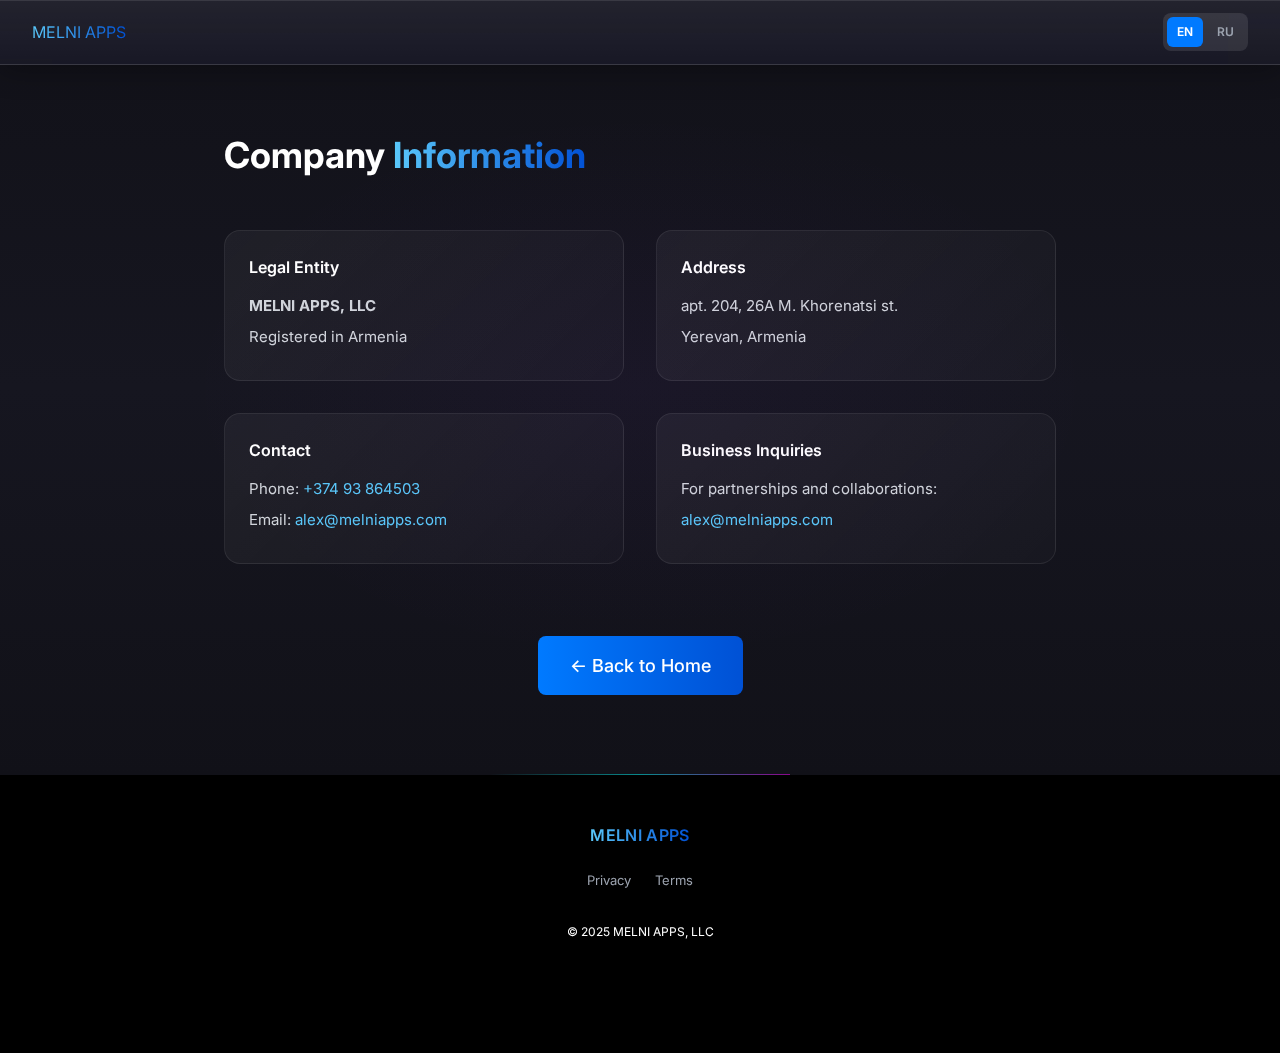
<file: company.html>
<!DOCTYPE html>
<html lang="en">
<head>
    <meta charset="UTF-8">
    <meta name="viewport" content="width=device-width, initial-scale=1.0">
    <title>Company | MELNI APPS</title>
    
    <!-- Fonts -->
    <link rel="preconnect" href="https://fonts.googleapis.com">
    <link rel="preconnect" href="https://fonts.gstatic.com" crossorigin>
    <link href="https://fonts.googleapis.com/css2?family=Inter:wght@300;400;500;600;700&display=swap" rel="stylesheet">
    
    <!-- Styles -->
    <link rel="stylesheet" href="styles.css">
</head>
<body>
    
    <!-- Header -->
    <header class="header">
        <nav class="nav-container">
            <div class="nav-inner">
                <a href="index.html" class="logo">
                    <span class="gradient-text">MELNI APPS</span>
                </a>
                <div class="lang-switcher">
                    <a href="company.html" class="lang-btn lang-btn--active">EN</a>
                    <a href="ru/company.html" class="lang-btn">RU</a>
                </div>
            </div>
        </nav>
    </header>

    <!-- Company Info -->
    <section class="section section--medium" style="padding-top: 8rem;">
        <div class="container">
            <h1 class="section-title">Company <span class="gradient-text">Information</span></h1>
            
            <div class="company-content">
                <div class="company-block">
                    <h3>Legal Entity</h3>
                    <p><strong>MELNI APPS, LLC</strong></p>
                    <p>Registered in Armenia</p>
                </div>
                
                <div class="company-block">
                    <h3>Address</h3>
                    <p>apt. 204, 26A M. Khorenatsi st.</p>
                    <p>Yerevan, Armenia</p>
                </div>
                
                <div class="company-block">
                    <h3>Contact</h3>
                    <p>Phone: <a href="tel:+37493864503" class="contact-link">+374 93 864503</a></p>
                    <p>Email: <a href="mailto:alex@melniapps.com" class="contact-link">alex@melniapps.com</a></p>
                </div>
                
                <div class="company-block">
                    <h3>Business Inquiries</h3>
                    <p>For partnerships and collaborations:</p>
                    <p><a href="mailto:alex@melniapps.com" class="contact-link">alex@melniapps.com</a></p>
                </div>
            </div>
            
            <div class="back-link">
                <a href="index.html" class="hero-btn">← Back to Home</a>
            </div>
        </div>
    </section>

    <!-- Footer -->
    <footer class="footer footer--minimal">
        <div class="container">
            <div class="footer-minimal">
                <div class="footer-brand">
                    <span class="gradient-text">MELNI APPS</span>
                </div>
                <div class="footer-links-minimal">
                    <a href="privacy.html" class="footer-link">Privacy</a>
                    <a href="terms.html" class="footer-link">Terms</a>
                </div>
                <p class="footer-copyright-minimal">© 2025 MELNI APPS, LLC</p>
            </div>
        </div>
    </footer>

</body>
</html>
</file>
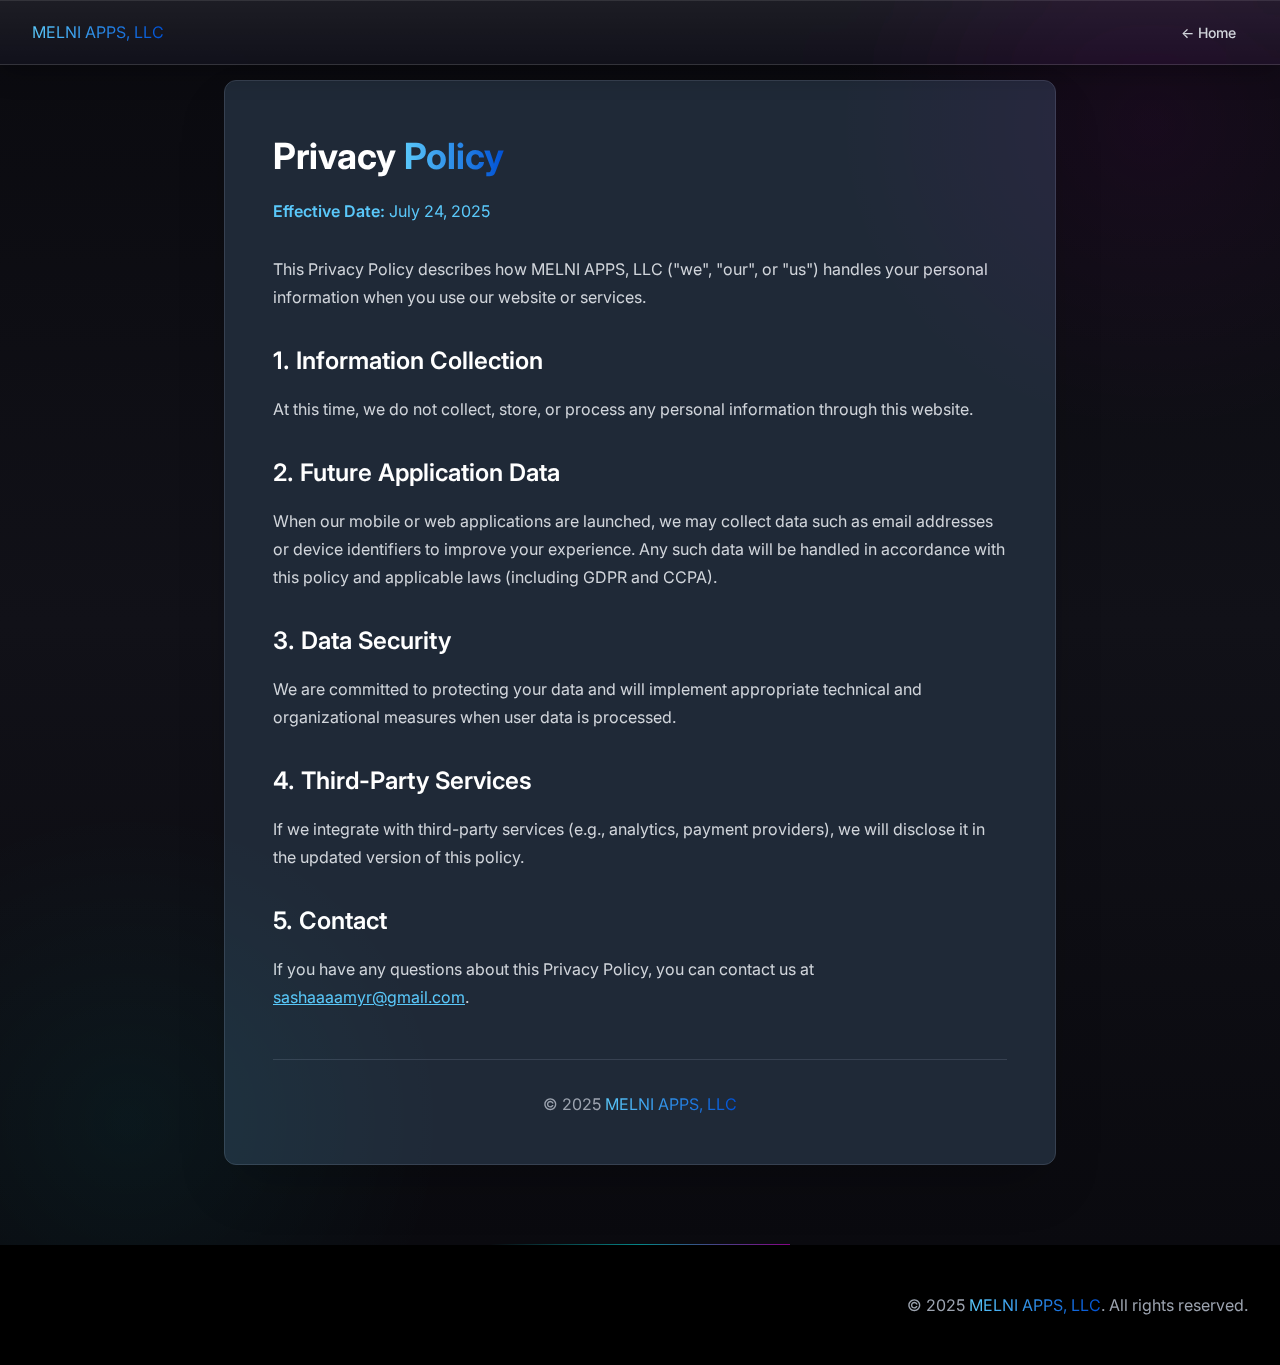
<file: privacy.html>
<!DOCTYPE html>
<html lang="en">
<head>
    <meta charset="UTF-8">
    <meta name="viewport" content="width=device-width, initial-scale=1.0">
    <title>Privacy Policy - MELNI APPS, LLC</title>
    
    <!-- Fonts -->
    <link rel="preconnect" href="https://fonts.googleapis.com">
    <link rel="preconnect" href="https://fonts.gstatic.com" crossorigin>
    <link href="https://fonts.googleapis.com/css2?family=Inter:wght@300;400;500;600;700&display=swap" rel="stylesheet">
    
    <!-- Styles -->
    <link rel="stylesheet" href="styles.css">
</head>
<body>
    
    <!-- Header -->
    <header class="header">
        <nav class="nav-container">
            <div class="nav-inner">
                <div class="logo">
                    <a href="index.html" class="gradient-text">MELNI APPS, LLC</a>
                </div>
                <a href="index.html" class="nav-link nav-link--visible">← Home</a>
            </div>
        </nav>
    </header>

    <!-- Content -->
    <main class="section section--dark">
        <div class="container">
            <div class="content-card">
                <h1 class="content-title">
                    Privacy <span class="gradient-text">Policy</span>
                </h1>
                <p class="content-date"><strong>Effective Date:</strong> July 24, 2025</p>

                <div>
                    <p class="content-text">
                        This Privacy Policy describes how MELNI APPS, LLC ("we", "our", or "us") handles your personal information when you use our website or services.
                    </p>

                    <h2 class="content-heading">1. Information Collection</h2>
                    <p class="content-text">
                        At this time, we do not collect, store, or process any personal information through this website.
                    </p>

                    <h2 class="content-heading">2. Future Application Data</h2>
                    <p class="content-text">
                        When our mobile or web applications are launched, we may collect data such as email addresses or device identifiers to improve your experience. Any such data will be handled in accordance with this policy and applicable laws (including GDPR and CCPA).
                    </p>

                    <h2 class="content-heading">3. Data Security</h2>
                    <p class="content-text">
                        We are committed to protecting your data and will implement appropriate technical and organizational measures when user data is processed.
                    </p>

                    <h2 class="content-heading">4. Third-Party Services</h2>
                    <p class="content-text">
                        If we integrate with third-party services (e.g., analytics, payment providers), we will disclose it in the updated version of this policy.
                    </p>

                    <h2 class="content-heading">5. Contact</h2>
                    <p class="content-text">
                        If you have any questions about this Privacy Policy, you can contact us at 
                        <a href="mailto:sashaaaamyr@gmail.com" class="content-link">sashaaaamyr@gmail.com</a>.
                    </p>

                    <div class="content-footer">
                        <p>© 2025 <span class="gradient-text">MELNI APPS, LLC</span></p>
                    </div>
                </div>
            </div>
        </div>
    </main>

    <!-- Footer -->
    <footer class="footer footer--simple">
        <div class="container container--wide text-center">
            <p class="footer-copyright">© 2025 <span class="gradient-text">MELNI APPS, LLC</span>. All rights reserved.</p>
        </div>
    </footer>
    
</body>
</html>
</file>
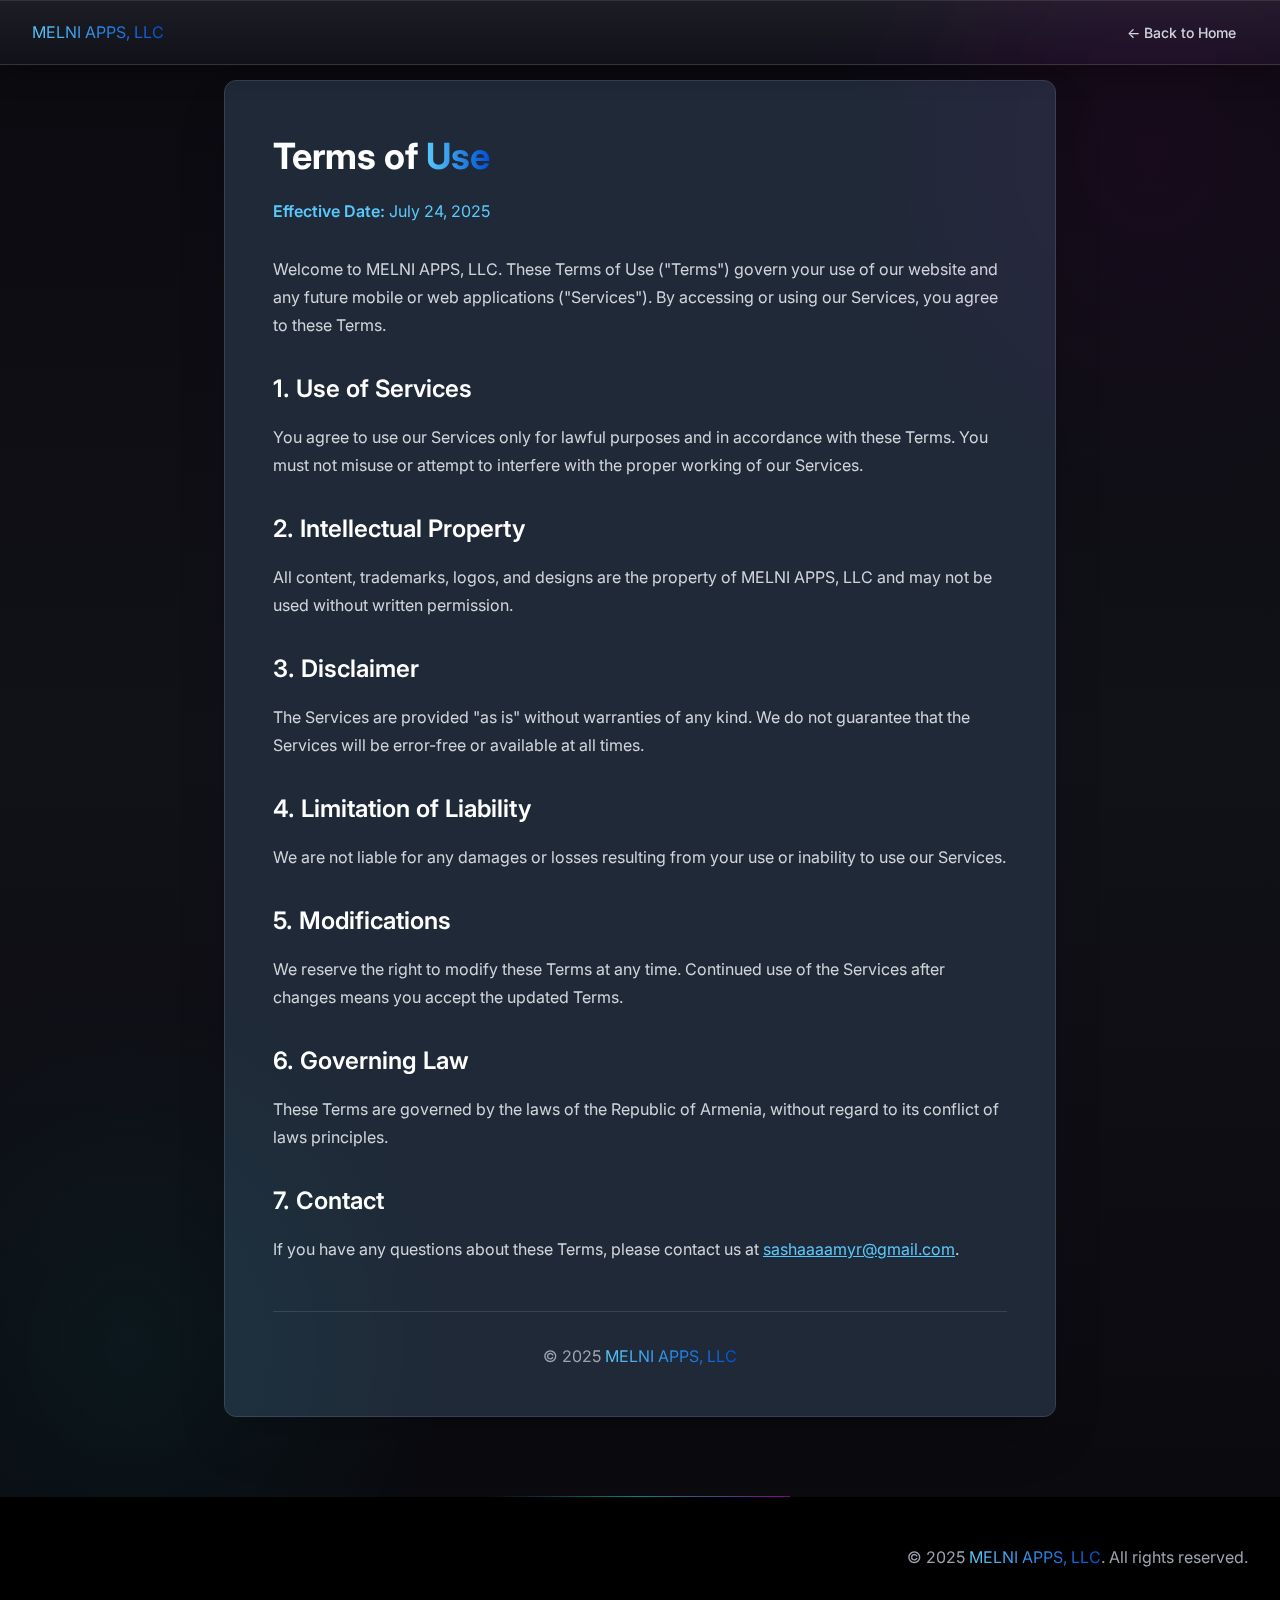
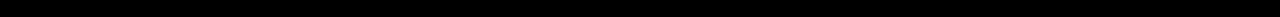
<file: terms.html>
<!DOCTYPE html>
<html lang="en">
<head>
    <meta charset="UTF-8">
    <meta name="viewport" content="width=device-width, initial-scale=1.0">
    <title>Terms of Use - MELNI APPS, LLC</title>
    
    <!-- Fonts -->
    <link rel="preconnect" href="https://fonts.googleapis.com">
    <link rel="preconnect" href="https://fonts.gstatic.com" crossorigin>
    <link href="https://fonts.googleapis.com/css2?family=Inter:wght@300;400;500;600;700&display=swap" rel="stylesheet">
    
    <!-- Styles -->
    <link rel="stylesheet" href="styles.css">
</head>
<body>
    
    <!-- Header -->
    <header class="header">
        <nav class="nav-container">
            <div class="nav-inner">
                <div class="logo">
                    <a href="index.html" class="gradient-text">MELNI APPS, LLC</a>
                </div>
                <div class="nav-links">
                    <div class="nav-links-inner">
                        <a href="index.html" class="nav-link">← Back to Home</a>
                    </div>
                </div>
                <!-- Mobile menu button -->
                <div class="mobile-menu-btn-wrapper">
                    <button id="mobile-menu-button" type="button" class="mobile-menu-btn" aria-label="Open menu">
                        <svg stroke="currentColor" fill="none" viewBox="0 0 24 24">
                            <path stroke-linecap="round" stroke-linejoin="round" stroke-width="2" d="M4 6h16M4 12h16M4 18h16" />
                        </svg>
                    </button>
                </div>
            </div>
            
            <!-- Mobile menu -->
            <div id="mobile-menu" class="mobile-menu hidden">
                <div class="mobile-menu-inner">
                    <a href="index.html" class="mobile-nav-link">← Back to Home</a>
                    <a href="privacy.html" class="mobile-nav-link mobile-nav-link--small">Privacy Policy</a>
                </div>
            </div>
        </nav>
    </header>

    <!-- Content -->
    <main class="section section--dark">
        <div class="container">
            <div class="content-card">
                <h1 class="content-title">
                    Terms of <span class="gradient-text">Use</span>
                </h1>
                <p class="content-date"><strong>Effective Date:</strong> July 24, 2025</p>

                <div>
                    <p class="content-text">
                        Welcome to MELNI APPS, LLC. These Terms of Use ("Terms") govern your use of our website and any future mobile or web applications ("Services"). By accessing or using our Services, you agree to these Terms.
                    </p>

                    <h2 class="content-heading">1. Use of Services</h2>
                    <p class="content-text">
                        You agree to use our Services only for lawful purposes and in accordance with these Terms. You must not misuse or attempt to interfere with the proper working of our Services.
                    </p>

                    <h2 class="content-heading">2. Intellectual Property</h2>
                    <p class="content-text">
                        All content, trademarks, logos, and designs are the property of MELNI APPS, LLC and may not be used without written permission.
                    </p>

                    <h2 class="content-heading">3. Disclaimer</h2>
                    <p class="content-text">
                        The Services are provided "as is" without warranties of any kind. We do not guarantee that the Services will be error-free or available at all times.
                    </p>

                    <h2 class="content-heading">4. Limitation of Liability</h2>
                    <p class="content-text">
                        We are not liable for any damages or losses resulting from your use or inability to use our Services.
                    </p>

                    <h2 class="content-heading">5. Modifications</h2>
                    <p class="content-text">
                        We reserve the right to modify these Terms at any time. Continued use of the Services after changes means you accept the updated Terms.
                    </p>

                    <h2 class="content-heading">6. Governing Law</h2>
                    <p class="content-text">
                        These Terms are governed by the laws of the Republic of Armenia, without regard to its conflict of laws principles.
                    </p>

                    <h2 class="content-heading">7. Contact</h2>
                    <p class="content-text">
                        If you have any questions about these Terms, please contact us at 
                        <a href="mailto:sashaaaamyr@gmail.com" class="content-link">sashaaaamyr@gmail.com</a>.
                    </p>

                    <div class="content-footer">
                        <p>© 2025 <span class="gradient-text">MELNI APPS, LLC</span></p>
                    </div>
                </div>
            </div>
        </div>
    </main>

    <!-- Footer -->
    <footer class="footer footer--simple">
        <div class="container container--wide text-center">
            <p class="footer-copyright">© 2025 <span class="gradient-text">MELNI APPS, LLC</span>. All rights reserved.</p>
        </div>
    </footer>
    
    <script>
        // Mobile menu toggle
        document.getElementById('mobile-menu-button').addEventListener('click', function() {
            var mobileMenu = document.getElementById('mobile-menu');
            mobileMenu.classList.toggle('hidden');
        });
    </script>
</body>
</html>
</file>
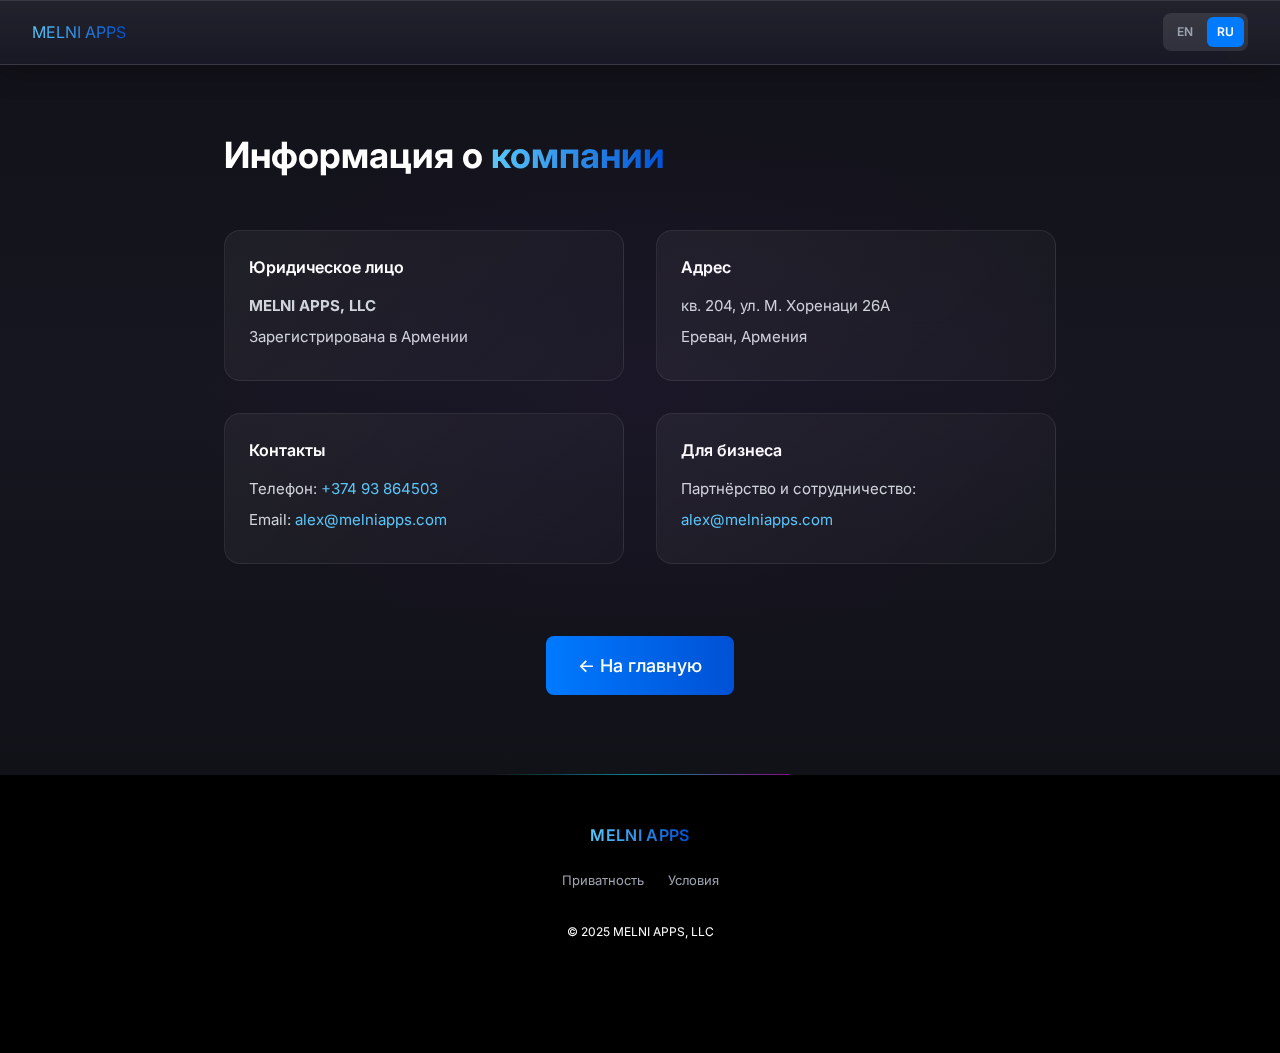
<file: ru/company.html>
<!DOCTYPE html>
<html lang="ru">
<head>
    <meta charset="UTF-8">
    <meta name="viewport" content="width=device-width, initial-scale=1.0">
    <title>Компания | MELNI APPS</title>
    
    <!-- Fonts -->
    <link rel="preconnect" href="https://fonts.googleapis.com">
    <link rel="preconnect" href="https://fonts.gstatic.com" crossorigin>
    <link href="https://fonts.googleapis.com/css2?family=Inter:wght@300;400;500;600;700&display=swap" rel="stylesheet">
    
    <!-- Styles -->
    <link rel="stylesheet" href="../styles.css">
</head>
<body>
    
    <!-- Header -->
    <header class="header">
        <nav class="nav-container">
            <div class="nav-inner">
                <a href="index.html" class="logo">
                    <span class="gradient-text">MELNI APPS</span>
                </a>
                <div class="lang-switcher">
                    <a href="../company.html" class="lang-btn">EN</a>
                    <a href="company.html" class="lang-btn lang-btn--active">RU</a>
                </div>
            </div>
        </nav>
    </header>

    <!-- Company Info -->
    <section class="section section--medium" style="padding-top: 8rem;">
        <div class="container">
            <h1 class="section-title">Информация о <span class="gradient-text">компании</span></h1>
            
            <div class="company-content">
                <div class="company-block">
                    <h3>Юридическое лицо</h3>
                    <p><strong>MELNI APPS, LLC</strong></p>
                    <p>Зарегистрирована в Армении</p>
                </div>
                
                <div class="company-block">
                    <h3>Адрес</h3>
                    <p>кв. 204, ул. М. Хоренаци 26А</p>
                    <p>Ереван, Армения</p>
                </div>
                
                <div class="company-block">
                    <h3>Контакты</h3>
                    <p>Телефон: <a href="tel:+37493864503" class="contact-link">+374 93 864503</a></p>
                    <p>Email: <a href="mailto:alex@melniapps.com" class="contact-link">alex@melniapps.com</a></p>
                </div>
                
                <div class="company-block">
                    <h3>Для бизнеса</h3>
                    <p>Партнёрство и сотрудничество:</p>
                    <p><a href="mailto:alex@melniapps.com" class="contact-link">alex@melniapps.com</a></p>
                </div>
            </div>
            
            <div class="back-link">
                <a href="index.html" class="hero-btn">← На главную</a>
            </div>
        </div>
    </section>

    <!-- Footer -->
    <footer class="footer footer--minimal">
        <div class="container">
            <div class="footer-minimal">
                <div class="footer-brand">
                    <span class="gradient-text">MELNI APPS</span>
                </div>
                <div class="footer-links-minimal">
                    <a href="../privacy.html" class="footer-link">Приватность</a>
                    <a href="../terms.html" class="footer-link">Условия</a>
                </div>
                <p class="footer-copyright-minimal">© 2025 MELNI APPS, LLC</p>
            </div>
        </div>
    </footer>

</body>
</html>
</file>
<file: styles.css>
/* ============================================
   MELNI APPS, LLC - Main Stylesheet
   Pure CSS (no Tailwind) with full compatibility
   ============================================ */

/* CSS Variables */
:root {
    --apple-400: #5AC8FA;
    --apple-500: #007AFF;
    --apple-600: #0051D5;
    
    --gray-300: #d1d5db;
    --gray-400: #9ca3af;
    --gray-600: #4b5563;
    --gray-700: #374151;
    --gray-800: #1f2937;
    --gray-900: #111827;
    --black: #000000;
    --white: #ffffff;
    
    --blue-500: #3b82f6;
    --blue-600: #2563eb;
    --emerald-500: #10b981;
    --emerald-600: #059669;
    --purple-500: #8b5cf6;
    --purple-600: #7c3aed;
    --orange-500: #f97316;
    --orange-600: #ea580c;
    
    /* Leo Recovery colors */
    --leo-primary: #7dd3fc;
    --leo-secondary: #fbbf24;
    
    /* Fides et Ratio colors */
    --fides-primary: #fbbf24;
    --fides-secondary: #1e3a5f;
}

/* Reset & Base */
*, *::before, *::after {
    box-sizing: border-box;
    margin: 0;
    padding: 0;
}

html {
    scroll-behavior: smooth;
    -webkit-scroll-behavior: smooth;
}

body {
    font-family: 'Inter', system-ui, -apple-system, BlinkMacSystemFont, 'Segoe UI', Roboto, sans-serif;
    background-color: var(--gray-900);
    color: var(--white);
    -webkit-font-smoothing: antialiased;
    -moz-osx-font-smoothing: grayscale;
    line-height: 1.5;
}

a {
    text-decoration: none;
    color: inherit;
}

img, svg {
    display: block;
    max-width: 100%;
}

button {
    font-family: inherit;
    cursor: pointer;
    border: none;
}

/* Utility Classes */
.hidden {
    display: none !important;
}

/* Gradient Text */
.gradient-text {
    background: linear-gradient(to right, var(--apple-400), var(--apple-600));
    -webkit-background-clip: text;
    -moz-background-clip: text;
    background-clip: text;
    -webkit-text-fill-color: transparent;
    color: transparent; /* Fallback */
}

/* ============================================
   HEADER
   ============================================ */
.header {
    position: fixed;
    top: 0;
    left: 0;
    right: 0;
    z-index: 50;
    background: linear-gradient(
        180deg,
        rgba(255, 255, 255, 0.08) 0%,
        rgba(255, 255, 255, 0.03) 100%
    );
    -webkit-backdrop-filter: blur(20px) saturate(180%);
    backdrop-filter: blur(20px) saturate(180%);
    border-bottom: 1px solid rgba(255, 255, 255, 0.1);
    box-shadow: 
        0 4px 30px rgba(0, 0, 0, 0.3),
        inset 0 1px 0 rgba(255, 255, 255, 0.1);
}

.nav-container {
    max-width: 80rem;
    margin: 0 auto;
    padding: 0 1rem;
}

.nav-inner {
    display: flex;
    justify-content: space-between;
    align-items: center;
    height: 4rem;
}

.logo {
    flex-shrink: 0;
}

.logo h1 {
    font-size: 0.8125rem;
    font-weight: 600;
    letter-spacing: 0.02em;
    margin: 0;
    text-transform: uppercase;
}

@media (min-width: 768px) {
    .logo h1 {
        font-size: 0.9375rem;
    }
}

.nav-links {
    display: none;
    margin-left: 2.5rem;
}

.nav-links-inner {
    display: flex;
    align-items: baseline;
    gap: 2rem;
}

.nav-link {
    color: var(--gray-300);
    padding: 0.5rem 0.75rem;
    font-size: 0.875rem;
    font-weight: 500;
    -webkit-transition: color 0.2s ease;
    -moz-transition: color 0.2s ease;
    transition: color 0.2s ease;
}

.nav-link:hover {
    color: var(--apple-400);
}

/* Always visible nav link (for subpages) */
.nav-link--visible {
    display: block;
}

/* Language Switcher */
.lang-switcher {
    display: flex;
    gap: 0.25rem;
    background: rgba(255, 255, 255, 0.1);
    padding: 0.25rem;
    border-radius: 0.5rem;
}

.lang-btn {
    padding: 0.375rem 0.625rem;
    font-size: 0.75rem;
    font-weight: 600;
    color: var(--gray-400);
    border-radius: 0.375rem;
    -webkit-transition: all 0.2s ease;
    transition: all 0.2s ease;
}

.lang-btn:hover {
    color: var(--white);
}

.lang-btn--active {
    background: var(--apple-500);
    color: var(--white);
}

/* Mobile Menu Button - Hidden on mobile, we use tabbar instead */
.mobile-menu-btn-wrapper {
    display: none;
}

.mobile-menu-btn {
    display: none;
}

/* Mobile Menu - Hidden, replaced by tabbar */
.mobile-menu {
    display: none !important;
}

/* ============================================
   iOS 26 LIQUID GLASS TABBAR
   ============================================ */
.tabbar {
    display: flex;
    position: fixed;
    bottom: 1.25rem;
    left: 50%;
    -webkit-transform: translate3d(-50%, 0, 0);
    -moz-transform: translateX(-50%);
    transform: translate3d(-50%, 0, 0);
    pointer-events: none;
    z-index: 100;
    
    /* Solid background for mobile (no backdrop-filter lag) */
    background: rgba(20, 20, 25, 0.95);
    border: 1px solid rgba(255, 255, 255, 0.15);
    border-radius: 2rem;
    padding: 0.5rem 0.75rem;
    gap: 0.25rem;
    
    /* Shadow */
    box-shadow: 0 8px 32px rgba(0, 0, 0, 0.4);
    
    /* Animation - simple opacity */
    opacity: 0;
    -webkit-transition: opacity 0.15s linear;
    transition: opacity 0.15s linear;
    -webkit-backface-visibility: hidden;
    backface-visibility: hidden;
}

.tabbar.visible {
    opacity: 1;
    pointer-events: auto;
}

.tabbar-item {
    display: flex;
    flex-direction: column;
    align-items: center;
    justify-content: center;
    padding: 0.625rem 1rem;
    border-radius: 1.25rem;
    color: rgba(255, 255, 255, 0.7);
    -webkit-transition: all 0.25s ease;
    -moz-transition: all 0.25s ease;
    transition: all 0.25s ease;
    min-width: 4rem;
    background: transparent;
}

.tabbar-item:hover {
    color: var(--white);
    background: rgba(255, 255, 255, 0.1);
}

.tabbar-item:active {
    -webkit-transform: scale(0.95);
    -moz-transform: scale(0.95);
    transform: scale(0.95);
}

/* Active state removed - just click navigation */

.tabbar-icon {
    width: 1.5rem;
    height: 1.5rem;
    margin-bottom: 0.25rem;
}

.tabbar-label {
    font-size: 0.625rem;
    font-weight: 500;
    letter-spacing: 0.02em;
}

/* Hide tabbar on desktop */
@media (min-width: 768px) {
    .tabbar {
        display: none !important;
    }
}

/* ============================================
   HERO SECTION
   ============================================ */
.hero {
    min-height: 100vh;
    display: flex;
    align-items: center;
    justify-content: center;
    background: var(--black);
    position: relative;
    overflow: hidden;
    padding-top: 4rem; /* Space for fixed header */
}

/* Animated gradient background - Layer 1: Cyberpunk neon ULTRA */
.hero::before {
    content: '';
    position: absolute;
    top: -50%;
    left: -50%;
    width: 200%;
    height: 200%;
    background: 
        radial-gradient(ellipse 80% 60% at 10% 90%, rgba(0, 255, 255, 1) 0%, transparent 45%),
        radial-gradient(ellipse 60% 80% at 90% 10%, rgba(255, 0, 255, 1) 0%, transparent 45%),
        radial-gradient(ellipse 70% 70% at 50% 60%, rgba(138, 43, 226, 0.9) 0%, transparent 40%),
        radial-gradient(ellipse 50% 60% at 85% 75%, rgba(255, 20, 147, 1) 0%, transparent 40%),
        radial-gradient(ellipse 60% 50% at 15% 25%, rgba(0, 191, 255, 0.9) 0%, transparent 35%);
    -webkit-animation: heroGradient 4s ease-in-out infinite;
    animation: heroGradient 4s ease-in-out infinite;
    z-index: 0;
    filter: blur(40px);
}

/* Layer 2: Secondary neon blobs */
.hero-bg-layer {
    position: absolute;
    top: -30%;
    left: -30%;
    width: 160%;
    height: 160%;
    background: 
        radial-gradient(ellipse 50% 50% at 75% 65%, rgba(191, 0, 255, 1) 0%, transparent 45%),
        radial-gradient(ellipse 45% 55% at 25% 45%, rgba(0, 255, 200, 0.9) 0%, transparent 40%),
        radial-gradient(ellipse 55% 45% at 55% 25%, rgba(255, 0, 128, 0.85) 0%, transparent 35%),
        radial-gradient(ellipse 40% 40% at 40% 80%, rgba(120, 0, 255, 0.9) 0%, transparent 40%);
    -webkit-animation: heroGradient2 5s ease-in-out infinite reverse;
    animation: heroGradient2 5s ease-in-out infinite reverse;
    z-index: 0;
    filter: blur(50px);
}

/* Layer 3: Intense glow pulse */
.hero-glow {
    position: absolute;
    top: 0;
    left: 0;
    width: 100%;
    height: 100%;
    background: 
        radial-gradient(ellipse 60% 40% at 20% 80%, rgba(0, 255, 255, 0.7) 0%, transparent 50%),
        radial-gradient(ellipse 50% 50% at 80% 20%, rgba(255, 0, 255, 0.6) 0%, transparent 50%),
        radial-gradient(ellipse 40% 40% at 50% 50%, rgba(255, 255, 255, 0.15) 0%, transparent 40%);
    -webkit-animation: glowPulse 1.5s ease-in-out infinite alternate;
    animation: glowPulse 1.5s ease-in-out infinite alternate;
    z-index: 0;
    filter: blur(25px);
}

.hero::after {
    content: '';
    position: absolute;
    top: 0;
    left: 0;
    width: 100%;
    height: 100%;
    background: radial-gradient(ellipse at center bottom, transparent 0%, rgba(0,0,0,0.7) 100%);
    z-index: 1;
}

.hero-container {
    position: relative;
    z-index: 2;
}

@-webkit-keyframes heroGradient {
    0%, 100% {
        -webkit-transform: translate(0%, 0%) rotate(0deg) scale(1);
        transform: translate(0%, 0%) rotate(0deg) scale(1);
    }
    33% {
        -webkit-transform: translate(8%, -8%) rotate(5deg) scale(1.1);
        transform: translate(8%, -8%) rotate(5deg) scale(1.1);
    }
    66% {
        -webkit-transform: translate(-8%, 5%) rotate(-5deg) scale(1.05);
        transform: translate(-8%, 5%) rotate(-5deg) scale(1.05);
    }
}

@keyframes heroGradient {
    0%, 100% {
        transform: translate(0%, 0%) rotate(0deg) scale(1);
    }
    33% {
        transform: translate(8%, -8%) rotate(5deg) scale(1.1);
    }
    66% {
        transform: translate(-8%, 5%) rotate(-5deg) scale(1.05);
    }
}

@-webkit-keyframes heroGradient2 {
    0%, 100% {
        -webkit-transform: translate(0%, 0%) rotate(0deg) scale(1);
        transform: translate(0%, 0%) rotate(0deg) scale(1);
    }
    50% {
        -webkit-transform: translate(-10%, 10%) rotate(-8deg) scale(1.15);
        transform: translate(-10%, 10%) rotate(-8deg) scale(1.15);
    }
}

@keyframes heroGradient2 {
    0%, 100% {
        transform: translate(0%, 0%) rotate(0deg) scale(1);
    }
    50% {
        transform: translate(-10%, 10%) rotate(-8deg) scale(1.15);
    }
}

@-webkit-keyframes glowPulse {
    0% {
        opacity: 0.6;
        -webkit-transform: scale(1);
        transform: scale(1);
    }
    100% {
        opacity: 1;
        -webkit-transform: scale(1.1);
        transform: scale(1.1);
    }
}

@keyframes glowPulse {
    0% {
        opacity: 0.6;
        transform: scale(1);
    }
    100% {
        opacity: 1;
        transform: scale(1.1);
    }
}

.hero-container {
    max-width: 56rem;
    margin: 0 auto;
    padding: 0 1rem;
    text-align: center;
}

.hero-title {
    font-size: 2.25rem;
    font-weight: 700;
    color: var(--white);
    margin-bottom: 1.5rem;
    line-height: 1.2;
}

.hero-label {
    display: inline-block;
    font-size: 0.875rem;
    font-weight: 500;
    color: var(--apple-400);
    text-transform: uppercase;
    letter-spacing: 0.1em;
    margin-bottom: 1rem;
    padding: 0.5rem 1rem;
    background: rgba(90, 200, 250, 0.1);
    border: 1px solid rgba(90, 200, 250, 0.2);
    border-radius: 2rem;
}

.hero-subtitle {
    font-size: 1.125rem;
    color: var(--gray-300);
    margin-bottom: 2rem;
    max-width: 36rem;
    margin-left: auto;
    margin-right: auto;
    line-height: 1.7;
}

.hero-buttons {
    display: flex;
    flex-direction: column;
    gap: 1rem;
    align-items: center;
}

.hero-btn {
    display: inline-flex;
    align-items: center;
    padding: 1rem 2rem;
    font-size: 1.125rem;
    font-weight: 500;
    margin-top: 1.5rem;
    color: var(--white);
    background: linear-gradient(to right, var(--apple-500), var(--apple-600));
    border-radius: 0.5rem;
    -webkit-transition: all 0.3s ease;
    -moz-transition: all 0.3s ease;
    transition: all 0.3s ease;
    -webkit-transform: scale(1);
    -moz-transform: scale(1);
    transform: scale(1);
}

.hero-btn:hover {
    background: linear-gradient(to right, var(--apple-400), var(--apple-500));
    -webkit-transform: scale(1.05);
    -moz-transform: scale(1.05);
    transform: scale(1.05);
}

.hero-btn:focus {
    outline: none;
    box-shadow: 0 0 0 2px var(--gray-900), 0 0 0 4px var(--apple-500);
}

.hero-btn--outline {
    background: transparent;
    border: 2px solid rgba(255, 255, 255, 0.3);
}

.hero-btn--outline:hover {
    background: rgba(255, 255, 255, 0.1);
    border-color: rgba(255, 255, 255, 0.5);
}

/* ============================================
   SECTIONS
   ============================================ */
.section {
    padding: 5rem 0;
    position: relative;
}

/* Section divider - animated gradient line between sections */
.section::after {
    content: '';
    position: absolute;
    bottom: 0;
    left: 50%;
    transform: translateX(-50%);
    width: 50%;
    max-width: 300px;
    height: 1px;
    background: linear-gradient(90deg, 
        transparent 0%, 
        rgba(0, 255, 255, 0.5) 25%,
        rgba(255, 0, 255, 0.5) 50%,
        rgba(0, 255, 255, 0.5) 75%,
        transparent 100%
    );
    background-size: 200% 100%;
    -webkit-animation: dividerFlow 3s ease-in-out infinite;
    animation: dividerFlow 3s ease-in-out infinite;
}

@-webkit-keyframes dividerFlow {
    0% {
        background-position: 0% 50%;
    }
    50% {
        background-position: 100% 50%;
    }
    100% {
        background-position: 0% 50%;
    }
}

@keyframes dividerFlow {
    0% {
        background-position: 0% 50%;
    }
    50% {
        background-position: 100% 50%;
    }
    100% {
        background-position: 0% 50%;
    }
}

@media (max-width: 768px) {
    .section::after {
        width: 70%;
    }
}

.section--dark {
    background: linear-gradient(180deg, #0a0a0f 0%, #111118 50%, #0a0a0f 100%);
    position: relative;
}

.section--dark::before {
    content: '';
    position: absolute;
    top: 0;
    left: 0;
    right: 0;
    bottom: 0;
    background: 
        radial-gradient(ellipse 50% 50% at 10% 90%, rgba(0, 255, 255, 0.05) 0%, transparent 50%),
        radial-gradient(ellipse 50% 50% at 90% 10%, rgba(255, 0, 255, 0.05) 0%, transparent 50%);
    pointer-events: none;
}

.section--medium {
    background: linear-gradient(180deg, #111118 0%, #161620 50%, #111118 100%);
    position: relative;
}

.section--medium::before {
    content: '';
    position: absolute;
    top: 0;
    left: 0;
    right: 0;
    bottom: 0;
    background: radial-gradient(ellipse 60% 60% at 50% 50%, rgba(138, 43, 226, 0.04) 0%, transparent 60%);
    pointer-events: none;
}

.container {
    max-width: 56rem;
    margin: 0 auto;
    padding: 0 1rem;
}

.container--wide {
    max-width: 80rem;
}

.text-center {
    text-align: center;
}

/* Section Titles */
.section-title {
    font-size: 1.875rem;
    font-weight: 700;
    color: var(--white);
    margin-bottom: 2rem;
}

.section-title--lg {
    margin-bottom: 1rem;
}

.section-subtitle {
    font-size: 1.125rem;
    color: var(--gray-300);
    max-width: 42rem;
    margin: 0 auto 2rem;
}

/* About Section */
.about-text {
    font-size: 1.125rem;
    color: var(--gray-300);
    line-height: 1.75;
    margin-bottom: 1.5rem;
    max-width: 48rem;
    margin-left: auto;
    margin-right: auto;
}

.about-text:last-child {
    margin-bottom: 0;
}

/* ============================================
   PROJECTS SECTION
   ============================================ */
.projects-grid {
    display: grid;
    grid-template-columns: 1fr;
    gap: 2rem;
    margin-top: 3rem;
}

.project-card {
    background: linear-gradient(
        135deg,
        rgba(255, 255, 255, 0.06) 0%,
        rgba(255, 255, 255, 0.02) 100%
    );
    -webkit-backdrop-filter: blur(12px);
    backdrop-filter: blur(12px);
    border-radius: 1.5rem;
    border: 1px solid rgba(255, 255, 255, 0.1);
    overflow: hidden;
    -webkit-transition: all 0.3s ease;
    transition: all 0.3s ease;
}

.project-card:hover {
    border-color: rgba(255, 255, 255, 0.2);
    -webkit-transform: translateY(-4px);
    transform: translateY(-4px);
    box-shadow: 
        0 25px 60px rgba(0, 0, 0, 0.4),
        inset 0 1px 0 rgba(255, 255, 255, 0.2);
}

/* Leo Recovery glow - always visible */
.project-card--leo {
    box-shadow: 
        0 8px 32px rgba(0, 0, 0, 0.3),
        0 0 40px rgba(34, 211, 238, 0.15),
        inset 0 1px 0 rgba(255, 255, 255, 0.1);
}

.project-card--leo:hover {
    box-shadow: 
        0 25px 60px rgba(0, 0, 0, 0.4),
        0 0 60px rgba(34, 211, 238, 0.25),
        inset 0 1px 0 rgba(255, 255, 255, 0.2);
}

/* Fides et Ratio glow - always visible */
.project-card--fides {
    box-shadow: 
        0 8px 32px rgba(0, 0, 0, 0.3),
        0 0 40px rgba(168, 139, 90, 0.15),
        inset 0 1px 0 rgba(255, 255, 255, 0.1);
}

.project-card--fides:hover {
    box-shadow: 
        0 25px 60px rgba(0, 0, 0, 0.4),
        0 0 60px rgba(168, 139, 90, 0.25),
        inset 0 1px 0 rgba(255, 255, 255, 0.2);
}

.project-card--leo {
    background: linear-gradient(135deg, rgba(125, 211, 252, 0.1) 0%, var(--gray-900) 100%);
}

.project-card--fides {
    background: linear-gradient(135deg, rgba(251, 191, 36, 0.08) 0%, var(--gray-900) 100%);
}

/* PRISM card */
.project-card--prism {
    background: linear-gradient(135deg, rgba(139, 92, 246, 0.12) 0%, rgba(59, 130, 246, 0.08) 50%, var(--gray-900) 100%);
    box-shadow: 
        0 8px 32px rgba(0, 0, 0, 0.3),
        0 0 40px rgba(139, 92, 246, 0.15),
        inset 0 1px 0 rgba(255, 255, 255, 0.1);
}

.project-card--prism:hover {
    box-shadow: 
        0 25px 60px rgba(0, 0, 0, 0.4),
        0 0 60px rgba(139, 92, 246, 0.25),
        inset 0 1px 0 rgba(255, 255, 255, 0.2);
}

.project-card-inner {
    padding: 2rem;
}

.project-icon {
    width: 4.5rem;
    height: 4.5rem;
    border-radius: 1rem;
    margin-bottom: 1.5rem;
    overflow: hidden;
    background: var(--gray-700);
    display: flex;
    align-items: center;
    justify-content: center;
}

.project-app-icon {
    width: 100%;
    height: 100%;
    object-fit: cover;
}

.project-title {
    font-size: 1.5rem;
    font-weight: 700;
    color: var(--white);
    margin-bottom: 0.5rem;
}

.project-category {
    font-size: 0.875rem;
    color: var(--apple-400);
    font-weight: 500;
    margin-bottom: 1rem;
}

.project-desc {
    color: var(--gray-300);
    line-height: 1.7;
    margin-bottom: 1.5rem;
}

.project-features {
    display: flex;
    flex-wrap: wrap;
    gap: 0.5rem;
    margin-bottom: 1.5rem;
}

.project-tag {
    padding: 0.375rem 0.75rem;
    background: rgba(255, 255, 255, 0.1);
    border-radius: 2rem;
    font-size: 0.75rem;
    font-weight: 500;
    color: var(--gray-300);
}

/* Reset button styles for project-link */
button.project-link {
    font-family: inherit;
    cursor: pointer;
}

.project-link {
    display: inline-flex;
    align-items: center;
    gap: 0.5rem;
    color: var(--white);
    font-weight: 500;
    font-size: 0.875rem;
    padding: 0.75rem 1.25rem;
    background: var(--gray-700);
    border-radius: 0.75rem;
    -webkit-transition: all 0.2s ease;
    transition: all 0.2s ease;
}

.project-link:hover {
    background: var(--gray-600);
}

.project-link--disabled {
    cursor: default;
    opacity: 0.6;
    pointer-events: none;
}

.project-link-icon {
    width: 1.25rem;
    height: 1.25rem;
}

/* Product Hunt Badge */
.product-hunt-link {
    position: absolute;
    top: 1.25rem;
    right: 1.25rem;
    display: inline-flex;
    align-items: center;
    gap: 0.4rem;
    padding: 0.4rem 0.75rem;
    font-size: 0.75rem;
    font-weight: 500;
    color: var(--white);
    background: rgba(255, 255, 255, 0.1);
    border: 1px solid rgba(255, 255, 255, 0.15);
    border-radius: 2rem;
    text-decoration: none;
    -webkit-backdrop-filter: blur(10px);
    backdrop-filter: blur(10px);
    -webkit-transition: all 0.2s ease;
    transition: all 0.2s ease;
}

.product-hunt-link:hover {
    background: rgba(255, 255, 255, 0.18);
    border-color: rgba(255, 255, 255, 0.25);
}

.product-hunt-icon {
    width: 14px;
    height: 14px;
    flex-shrink: 0;
    color: #fbbf24;
}

/* Project Badge - iOS 26 Liquid Glass */
.project-badge {
    position: absolute;
    top: 1rem;
    right: 1rem;
    padding: 0.4rem 0.875rem;
    background: rgba(255, 255, 255, 0.12);
    -webkit-backdrop-filter: blur(20px) saturate(180%);
    backdrop-filter: blur(20px) saturate(180%);
    color: rgba(255, 255, 255, 0.9);
    font-size: 0.65rem;
    font-weight: 600;
    text-transform: uppercase;
    letter-spacing: 0.05em;
    border-radius: 2rem;
    border: 1px solid rgba(255, 255, 255, 0.2);
    box-shadow: 
        0 2px 8px rgba(0, 0, 0, 0.15),
        inset 0 1px 0 rgba(255, 255, 255, 0.15);
}

/* Second badge - next to first one */
.project-badge + .project-badge {
    right: 9.5rem;
}

.project-badge--flagship {
    background: rgba(255, 255, 255, 0.18);
    border-color: rgba(255, 255, 255, 0.25);
}

.project-badge--blue {
    background: rgba(255, 255, 255, 0.12);
}

.project-card-inner {
    position: relative;
}

/* Alert Modal */
.alert-overlay {
    position: fixed;
    top: 0;
    left: 0;
    right: 0;
    bottom: 0;
    background: rgba(0, 0, 0, 0.7);
    -webkit-backdrop-filter: blur(8px);
    backdrop-filter: blur(8px);
    display: flex;
    align-items: center;
    justify-content: center;
    z-index: 1000;
    opacity: 0;
    -webkit-transition: opacity 0.3s ease;
    transition: opacity 0.3s ease;
    padding: 1rem;
}

.alert-overlay.visible {
    opacity: 1;
}

.alert-modal {
    background: var(--gray-800);
    border: 1px solid var(--gray-700);
    border-radius: 1.5rem;
    padding: 2rem;
    text-align: center;
    max-width: 320px;
    width: 100%;
    -webkit-transform: scale(0.9);
    transform: scale(0.9);
    -webkit-transition: transform 0.3s ease;
    transition: transform 0.3s ease;
}

.alert-overlay.visible .alert-modal {
    -webkit-transform: scale(1);
    transform: scale(1);
}

.alert-icon {
    font-size: 3rem;
    margin-bottom: 1rem;
}

.alert-title {
    font-size: 1.25rem;
    font-weight: 700;
    color: var(--white);
    margin-bottom: 0.75rem;
}

.alert-text {
    color: var(--gray-300);
    line-height: 1.6;
    margin-bottom: 1.5rem;
}

.alert-btn {
    width: 100%;
    padding: 0.875rem;
    background: var(--apple-500);
    color: var(--white);
    font-weight: 600;
    border: none;
    border-radius: 0.75rem;
    cursor: pointer;
    -webkit-transition: background 0.2s ease;
    transition: background 0.2s ease;
}

.alert-btn:hover {
    background: var(--apple-600);
}

@media (min-width: 768px) {
    .projects-grid {
        grid-template-columns: repeat(2, 1fr);
    }
    
    .hero-buttons {
        flex-direction: row;
        justify-content: center;
    }
}

@media (min-width: 1024px) {
    .hero-subtitle {
        font-size: 1.25rem;
    }
}

/* ============================================
   TEAM / KEY FIGURES
   ============================================ */
.team-intro {
    text-align: center;
    margin-bottom: 4rem;
}

.team-intro-text {
    font-size: 1.125rem;
    color: var(--gray-300);
    max-width: 56rem;
    margin: 0 auto 2rem;
}

.team-section-title {
    font-size: 1.5rem;
    font-weight: 600;
    color: var(--white);
    text-align: center;
    margin-bottom: 3rem;
}

.team-grid {
    display: grid;
    grid-template-columns: 1fr;
    gap: 2rem;
    margin-bottom: 4rem;
}

.team-card {
    background: linear-gradient(
        135deg,
        rgba(255, 255, 255, 0.05) 0%,
        rgba(255, 255, 255, 0.02) 100%
    );
    -webkit-backdrop-filter: blur(10px);
    backdrop-filter: blur(10px);
    border-radius: 1rem;
    box-shadow: 
        0 8px 32px rgba(0, 0, 0, 0.2),
        0 0 20px rgba(100, 100, 180, 0.08);
    border: 1px solid rgba(255, 255, 255, 0.08);
    padding: 2rem;
    text-align: center;
    -webkit-transition: all 0.2s ease;
    transition: all 0.2s ease;
}

/* Hover only on desktop */
@media (min-width: 768px) {
    .team-card:hover {
        border-color: rgba(255, 255, 255, 0.12);
        -webkit-transform: translateY(-2px);
        transform: translateY(-2px);
    }
}

.team-avatar {
    width: 5rem;
    height: 5rem;
    border-radius: 50%;
    display: flex;
    align-items: center;
    justify-content: center;
    margin: 0 auto 1.5rem;
}

.team-avatar--blue {
    background: linear-gradient(to bottom right, var(--blue-500), var(--blue-600));
}

.team-avatar--green {
    background: linear-gradient(to bottom right, var(--emerald-500), var(--emerald-600));
}

.team-avatar--purple {
    background: linear-gradient(to bottom right, var(--purple-500), var(--purple-600));
}

.team-avatar svg {
    width: 2.5rem;
    height: 2.5rem;
    color: var(--white);
}

.team-name {
    font-size: 1.25rem;
    font-weight: 600;
    color: var(--white);
    margin-bottom: 0.5rem;
}

.team-role {
    color: var(--apple-400);
    font-weight: 500;
    margin-bottom: 1rem;
}

.team-bio {
    color: var(--gray-300);
    line-height: 1.625;
    font-size: 0.875rem;
}


.team-badge {
    position: absolute;
    top: -0.625rem;
    left: 50%;
    -webkit-transform: translateX(-50%);
    transform: translateX(-50%);
    padding: 0.25rem 0.875rem;
    background: linear-gradient(135deg, var(--emerald-500), var(--emerald-600));
    color: var(--white);
    font-size: 0.6875rem;
    font-weight: 700;
    text-transform: uppercase;
    letter-spacing: 0.08em;
    border-radius: 2rem;
    white-space: nowrap;
}

.team-footer {
    text-align: center;
}

.team-footer-text {
    font-size: 1.125rem;
    color: var(--gray-300);
    font-weight: 500;
    max-width: 48rem;
    margin: 0 auto;
}

/* ============================================
   SERVICES / WHAT WE DO
   ============================================ */
.services-grid {
    display: grid;
    grid-template-columns: 1fr;
    gap: 2rem;
}

.service-card {
    background: linear-gradient(
        135deg,
        rgba(255, 255, 255, 0.05) 0%,
        rgba(255, 255, 255, 0.02) 100%
    );
    -webkit-backdrop-filter: blur(10px);
    backdrop-filter: blur(10px);
    border-radius: 1rem;
    border: 1px solid rgba(255, 255, 255, 0.1);
    padding: 2rem;
    -webkit-transition: all 0.2s ease;
    transition: all 0.2s ease;
}

.service-card:hover {
    border-color: rgba(255, 255, 255, 0.15);
    -webkit-transform: translateY(-2px);
    transform: translateY(-2px);
}

/* Garland colors - border glow */
.service-card:nth-child(1) { --border-glow: #3b82f6; }
.service-card:nth-child(2) { --border-glow: #22c55e; }
.service-card:nth-child(3) { --border-glow: #a855f7; }
.service-card:nth-child(4) { --border-glow: #f97316; }

/* Garland animation - border glow */
.services-grid.animate .service-card {
    -webkit-animation: borderGlow 0.8s ease-out forwards;
    animation: borderGlow 0.8s ease-out forwards;
}

/* Sequential timing - one after another */
.services-grid.animate .service-card:nth-child(1) { -webkit-animation-delay: 0s; animation-delay: 0s; }
.services-grid.animate .service-card:nth-child(2) { -webkit-animation-delay: 0.6s; animation-delay: 0.6s; }
.services-grid.animate .service-card:nth-child(3) { -webkit-animation-delay: 1.2s; animation-delay: 1.2s; }
.services-grid.animate .service-card:nth-child(4) { -webkit-animation-delay: 1.8s; animation-delay: 1.8s; }

@-webkit-keyframes borderGlow {
    0% {
        border-color: rgba(255, 255, 255, 0.08);
    }
    50% {
        border-color: var(--border-glow);
        box-shadow: 0 0 15px var(--border-glow);
    }
    100% {
        border-color: rgba(255, 255, 255, 0.08);
        box-shadow: 0 8px 32px rgba(0, 0, 0, 0.3);
    }
}

@keyframes borderGlow {
    0% {
        border-color: rgba(255, 255, 255, 0.08);
    }
    50% {
        border-color: var(--border-glow);
        box-shadow: 0 0 15px var(--border-glow);
    }
    100% {
        border-color: rgba(255, 255, 255, 0.08);
        box-shadow: 0 8px 32px rgba(0, 0, 0, 0.3);
    }
}

.service-icon {
    width: 3rem;
    height: 3rem;
    border-radius: 0.5rem;
    display: flex;
    align-items: center;
    justify-content: center;
    margin-bottom: 1.5rem;
}

.service-icon--blue {
    background: linear-gradient(to bottom right, var(--blue-500), var(--blue-600));
}

.service-icon--green {
    background: linear-gradient(to bottom right, var(--emerald-500), var(--emerald-600));
}

.service-icon--purple {
    background: linear-gradient(to bottom right, var(--purple-500), var(--purple-600));
}

.service-icon--orange {
    background: linear-gradient(to bottom right, var(--orange-500), var(--orange-600));
}

.service-icon svg {
    width: 1.5rem;
    height: 1.5rem;
    color: var(--white);
}

.service-title {
    font-size: 1.25rem;
    font-weight: 600;
    color: var(--white);
    margin-bottom: 1rem;
}

.service-desc {
    color: var(--gray-300);
    line-height: 1.625;
}

/* ============================================
   CONTACT SECTION
   ============================================ */
.contact-grid {
    display: grid;
    grid-template-columns: 1fr;
    gap: 2rem;
}

.contact-card {
    background: linear-gradient(
        135deg,
        rgba(255, 255, 255, 0.06) 0%,
        rgba(255, 255, 255, 0.02) 100%
    );
    -webkit-backdrop-filter: blur(10px);
    backdrop-filter: blur(10px);
    border-radius: 1rem;
    border: 1px solid rgba(255, 255, 255, 0.08);
    box-shadow: 
        0 8px 24px rgba(0, 0, 0, 0.2),
        inset 0 1px 0 rgba(255, 255, 255, 0.1);
    padding: 1.5rem;
    text-align: center;
    -webkit-transition: all 0.3s ease;
    transition: all 0.3s ease;
}

.contact-card:hover {
    border-color: rgba(255, 255, 255, 0.15);
    -webkit-transform: translateY(-2px);
    transform: translateY(-2px);
}

.contact-card-title {
    font-size: 1.125rem;
    font-weight: 600;
    color: var(--white);
    margin-bottom: 0.75rem;
}

.contact-card-desc {
    color: var(--gray-300);
    font-size: 0.875rem;
    margin-bottom: 1rem;
}

.contact-link {
    color: var(--apple-400);
    -webkit-transition: color 0.2s ease;
    -moz-transition: color 0.2s ease;
    transition: color 0.2s ease;
}

.contact-link:hover {
    color: var(--apple-400);
    filter: brightness(1.2);
}

/* ============================================
   FOOTER
   ============================================ */
.footer {
    background-color: var(--black);
    color: var(--white);
    padding: 4rem 0 7rem;
}

/* Minimal Footer */
.footer--minimal {
    padding: 3rem 0 6rem;
    text-align: center;
}

.footer-minimal {
    display: flex;
    flex-direction: column;
    align-items: center;
    gap: 1rem;
}

.footer-brand {
    font-size: 1rem;
    font-weight: 600;
    letter-spacing: 0.02em;
}

.footer-tagline {
    color: var(--gray-400);
    font-size: 0.875rem;
    margin: 0;
}

.footer-links-minimal {
    display: flex;
    gap: 1.5rem;
    margin-top: 0.5rem;
}

.footer-links-minimal .footer-link {
    font-size: 0.8125rem;
}

.footer-copyright-minimal {
    color: var(--gray-500);
    font-size: 0.75rem;
    margin-top: 1rem;
    padding-bottom: 1rem;
}

/* Company Page */
.company-content {
    display: grid;
    grid-template-columns: 1fr;
    gap: 2rem;
    margin: 3rem 0;
}

@media (min-width: 768px) {
    .company-content {
        grid-template-columns: repeat(2, 1fr);
    }
}

.company-block {
    background: linear-gradient(
        135deg,
        rgba(255, 255, 255, 0.05) 0%,
        rgba(255, 255, 255, 0.02) 100%
    );
    border: 1px solid rgba(255, 255, 255, 0.08);
    border-radius: 1rem;
    padding: 1.5rem;
}

.company-block h3 {
    color: var(--white);
    font-size: 1rem;
    font-weight: 600;
    margin-bottom: 1rem;
}

.company-block p {
    color: var(--gray-300);
    font-size: 0.9375rem;
    margin: 0.5rem 0;
}

.back-link {
    text-align: center;
    margin-top: 2rem;
}

.footer--simple {
    padding: 3rem 0;
}

.footer-grid {
    display: grid;
    grid-template-columns: 1fr;
    gap: 3rem;
}

.footer-title {
    font-size: 1.25rem;
    font-weight: 700;
    margin-bottom: 1.5rem;
}

.footer-info {
    display: flex;
    flex-direction: column;
    gap: 0.75rem;
    color: var(--gray-400);
}

.footer-info-label {
    color: var(--gray-300);
    font-weight: 500;
}

.footer-contact-title {
    font-size: 1.125rem;
    font-weight: 600;
    color: var(--white);
    margin-bottom: 1.5rem;
}

.footer-contact-list {
    display: flex;
    flex-direction: column;
    gap: 1rem;
}

.footer-contact-item-label {
    color: var(--gray-300);
    font-weight: 500;
    margin-bottom: 0.25rem;
}

.footer-divider {
    border: none;
    border-top: 1px solid var(--gray-800);
    margin: 3rem 0 2rem;
}

.footer-bottom {
    display: flex;
    flex-direction: column;
    align-items: center;
    gap: 1rem;
}

.footer-links {
    display: flex;
    flex-direction: column;
    gap: 0.5rem;
    text-align: center;
}

.footer-link {
    color: var(--gray-400);
    font-size: 0.875rem;
    -webkit-transition: color 0.2s ease;
    -moz-transition: color 0.2s ease;
    transition: color 0.2s ease;
}

.footer-link:hover {
    color: var(--apple-400);
}

.footer-copyright {
    color: var(--gray-400);
    text-align: center;
}

/* ============================================
   CONTENT PAGES (Privacy, Terms)
   ============================================ */
.content-card {
    background-color: var(--gray-800);
    border-radius: 0.75rem;
    box-shadow: 0 25px 50px -12px rgba(0, 0, 0, 0.25);
    border: 1px solid var(--gray-700);
    padding: 2rem;
}

.content-title {
    font-size: 1.875rem;
    font-weight: 700;
    color: var(--white);
    margin-bottom: 1rem;
}

.content-date {
    color: var(--apple-400);
    margin-bottom: 2rem;
}

.content-date strong {
    font-weight: 600;
}

.content-text {
    color: var(--gray-300);
    margin-bottom: 1.5rem;
    line-height: 1.75;
}

.content-heading {
    font-size: 1.5rem;
    font-weight: 600;
    color: var(--white);
    margin-top: 2rem;
    margin-bottom: 1rem;
}

.content-link {
    color: var(--apple-400);
    text-decoration: underline;
    -webkit-transition: color 0.2s ease;
    -moz-transition: color 0.2s ease;
    transition: color 0.2s ease;
}

.content-link:hover {
    filter: brightness(1.2);
}

.content-footer {
    border-top: 1px solid var(--gray-700);
    padding-top: 2rem;
    margin-top: 3rem;
    text-align: center;
    color: var(--gray-400);
}

/* ============================================
   RESPONSIVE DESIGN
   ============================================ */

/* Small screens (640px+) */
@media (min-width: 640px) {
    .nav-container {
        padding: 0 1.5rem;
    }
    
    .hero-title {
        font-size: 3rem;
    }
    
    .hero-subtitle {
        font-size: 1.5rem;
    }
    
    .section-title {
        font-size: 2.25rem;
    }
    
    .content-card {
        padding: 2rem;
    }
    
    .content-title {
        font-size: 2.25rem;
    }
}

/* Medium screens (768px+) */
@media (min-width: 768px) {
    .nav-container {
        padding: 0 2rem;
    }
    
    .nav-links {
        display: block;
    }
    
    .mobile-menu-btn-wrapper {
        display: none;
    }
    
    .services-grid {
        grid-template-columns: repeat(2, 1fr);
    }
    
    .contact-grid {
        grid-template-columns: repeat(3, 1fr);
    }
    
    .footer-grid {
        grid-template-columns: repeat(2, 1fr);
    }
    
    .footer-bottom {
        flex-direction: row;
        justify-content: space-between;
    }
    
    .footer-links {
        flex-direction: row;
        gap: 1.5rem;
    }
    
    .footer-copyright {
        text-align: right;
    }
    
    .content-card {
        padding: 3rem;
    }
}

/* Large screens (1024px+) */
@media (min-width: 1024px) {
    .nav-container {
        padding: 0 2rem;
    }
    
    .hero-container {
        padding: 0 2rem;
    }
    
    .container {
        padding: 0 2rem;
    }
    
    .hero-title {
        font-size: 3.75rem;
    }
    
    .team-grid {
        grid-template-columns: repeat(3, 1fr);
    }
    
    .services-grid {
        grid-template-columns: repeat(4, 1fr);
    }
}

/* ============================================
   ACCESSIBILITY & FALLBACKS
   ============================================ */

/* Reduced motion */
@media (prefers-reduced-motion: reduce) {
    html {
        scroll-behavior: auto;
    }
    
    *,
    *::before,
    *::after {
        -webkit-animation-duration: 0.01ms !important;
        animation-duration: 0.01ms !important;
        -webkit-animation-iteration-count: 1 !important;
        animation-iteration-count: 1 !important;
        -webkit-transition-duration: 0.01ms !important;
        transition-duration: 0.01ms !important;
    }
}

/* Focus visible for keyboard navigation */
:focus-visible {
    outline: 2px solid var(--apple-500);
    outline-offset: 2px;
}

/* Fallback for backdrop-filter */
@supports not ((-webkit-backdrop-filter: blur(4px)) or (backdrop-filter: blur(4px))) {
    .header {
        background-color: rgba(0, 0, 0, 0.98);
    }
}

/* Fallback for gradient text in older browsers */
@supports not (-webkit-background-clip: text) {
    .gradient-text {
        color: var(--apple-400);
        background: none;
    }
}
</file>
